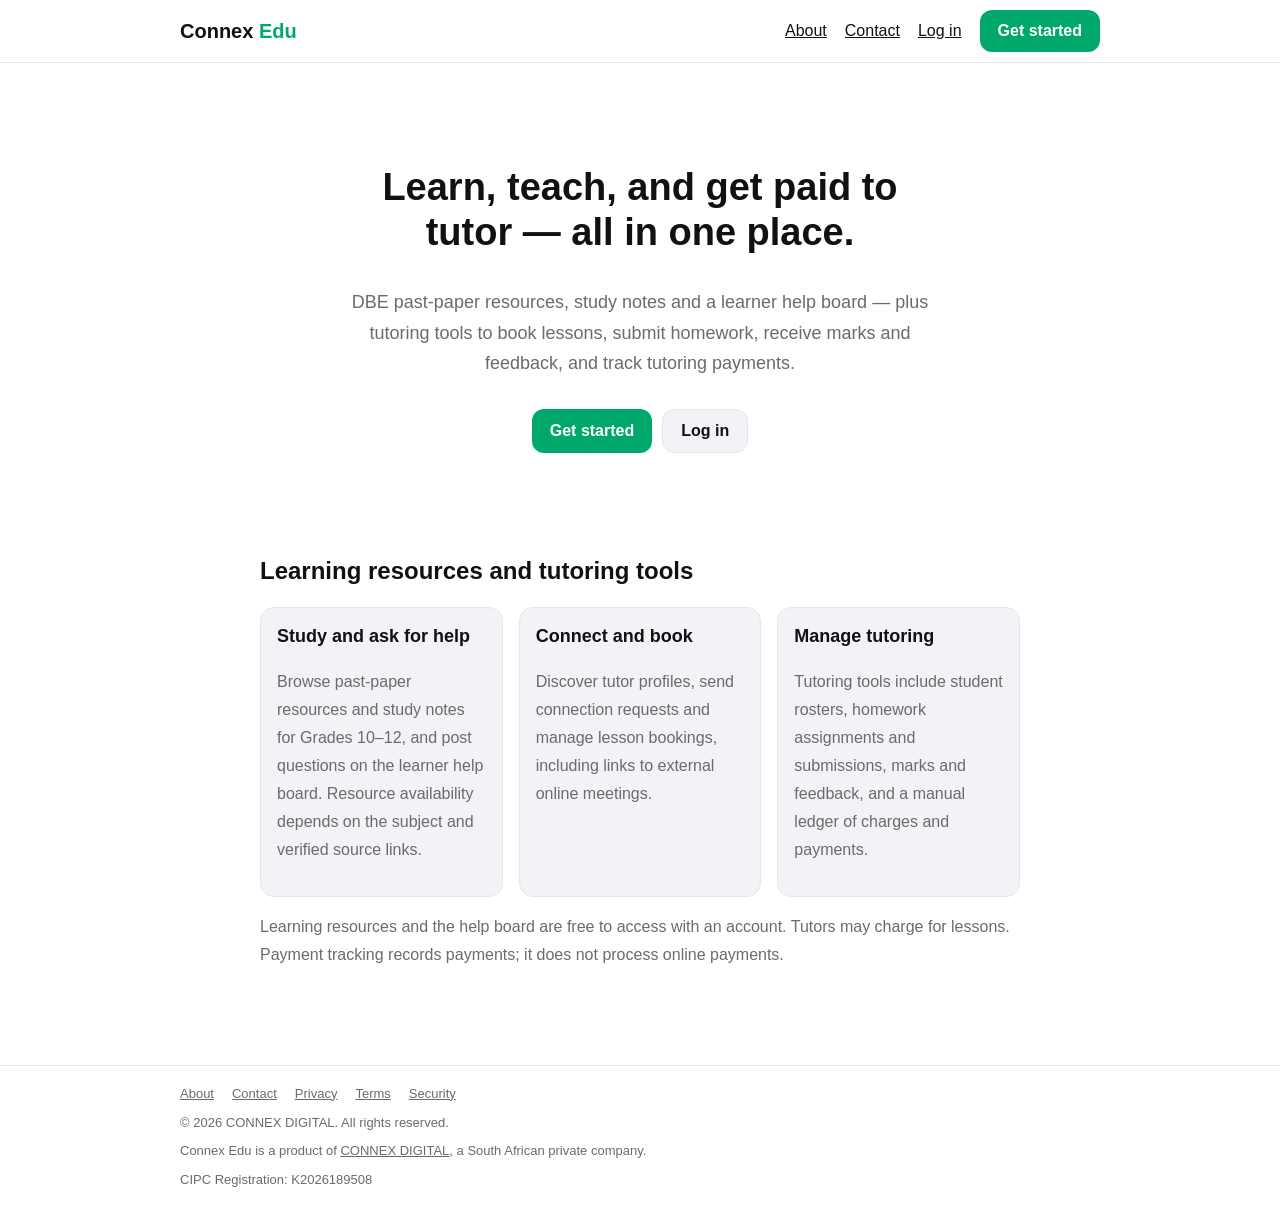
<file: index.html>
<!doctype html>
<html lang="en-ZA"><head><meta charSet="UTF-8"/><meta name="viewport" content="width=device-width, initial-scale=1.0"/><link rel="icon" type="image/svg+xml" href="/favicon.svg"/><title data-public-seo="true">Connex Edu | Learning &amp; Tutoring Platform by CONNEX DIGITAL</title><meta data-public-seo="true" name="description" content="Connex Edu brings study resources, tutor connections, lesson bookings, homework and payment tracking together for South African learners and tutors. Operated by CONNEX DIGITAL."/><meta data-public-seo="true" name="robots" content="index, follow"/><link data-public-seo="true" rel="canonical" href="https://connexsa.co.za/"/><meta data-public-seo="true" property="og:type" content="website"/><meta data-public-seo="true" property="og:site_name" content="CONNEX"/><meta data-public-seo="true" property="og:locale" content="en_ZA"/><meta data-public-seo="true" property="og:title" content="Connex Edu | Learning &amp; Tutoring Platform by CONNEX DIGITAL"/><meta data-public-seo="true" property="og:description" content="Connex Edu brings study resources, tutor connections, lesson bookings, homework and payment tracking together for South African learners and tutors. Operated by CONNEX DIGITAL."/><meta data-public-seo="true" property="og:url" content="https://connexsa.co.za/"/><meta data-public-seo="true" property="og:image" content="https://connexsa.co.za/connex-logo.svg"/><meta data-public-seo="true" property="og:image:alt" content="CONNEX logo"/><meta data-public-seo="true" name="twitter:card" content="summary"/><meta data-public-seo="true" name="twitter:title" content="Connex Edu | Learning &amp; Tutoring Platform by CONNEX DIGITAL"/><meta data-public-seo="true" name="twitter:description" content="Connex Edu brings study resources, tutor connections, lesson bookings, homework and payment tracking together for South African learners and tutors. Operated by CONNEX DIGITAL."/><script data-public-seo="true" type="application/ld+json">{"@context":"https://schema.org","@graph":[{"@type":"Organization","@id":"https://connexsa.co.za/#organization","name":"CONNEX DIGITAL","legalName":"CONNEX DIGITAL","url":"https://connexsa.co.za","email":"founder@connexsa.co.za","foundingDate":"2026-03-09","identifier":{"@type":"PropertyValue","propertyID":"CIPC registration number","value":"K2026189508"},"address":{"@type":"PostalAddress","addressCountry":"ZA"},"logo":"https://connexsa.co.za/connex-logo.svg","brand":{"@id":"https://connexsa.co.za/#brand"}},{"@type":"Brand","@id":"https://connexsa.co.za/#brand","name":"CONNEX"},{"@type":"WebApplication","@id":"https://connexsa.co.za/#connex-edu","name":"Connex Edu","url":"https://connexsa.co.za","applicationCategory":"EducationalApplication","operatingSystem":"Web browser","publisher":{"@id":"https://connexsa.co.za/#organization"},"description":"Connex Edu brings study resources, tutor connections, lesson bookings, homework and payment tracking together for South African learners and tutors. Operated by CONNEX DIGITAL."},{"@type":"WebSite","@id":"https://connexsa.co.za/#website","name":"Connex Edu","url":"https://connexsa.co.za","publisher":{"@id":"https://connexsa.co.za/#organization"},"about":{"@id":"https://connexsa.co.za/#connex-edu"}},{"@type":"WebPage","@id":"https://connexsa.co.za/#webpage","url":"https://connexsa.co.za/","name":"Connex Edu | Learning & Tutoring Platform by CONNEX DIGITAL","description":"Connex Edu brings study resources, tutor connections, lesson bookings, homework and payment tracking together for South African learners and tutors. Operated by CONNEX DIGITAL.","isPartOf":{"@id":"https://connexsa.co.za/#website"},"about":{"@id":"https://connexsa.co.za/#connex-edu"},"publisher":{"@id":"https://connexsa.co.za/#organization"}}]}</script><link rel="stylesheet" href="/assets/index-DKEYpRP7.css"/></head><body><div id="root"><div class="site-shell"><a class="skip-link" href="#main">Skip to content</a><header class="site-header"><div class="container header-inner"><a href="/" class="wordmark" aria-label="Connex Edu home">Connex <span>Edu</span></a><nav class="header-nav" aria-label="Main navigation"><a href="/about">About</a><a href="/contact">Contact</a><a href="/#/login">Log in</a><a href="/#/register" class="btn btn-primary">Get started</a></nav></div></header><main id="main" tabindex="-1"><section class="container landing-hero"><h1>Learn, teach, and get paid to tutor — all in one place.</h1><p class="secondary public-lead">DBE past-paper resources, study notes and a learner help board — plus tutoring tools to book lessons, submit homework, receive marks and feedback, and track tutoring payments.</p><div class="row" style="justify-content:center;margin-top:30px"><a href="/#/register" class="btn btn-primary">Get started</a><a href="/#/login" class="btn btn-secondary">Log in</a></div></section><section class="container public-content" aria-labelledby="learning-tools"><h2 id="learning-tools">Learning resources and tutoring tools</h2><div class="feature-grid"><div class="card"><h3>Study and ask for help</h3><p class="secondary">Browse past-paper resources and study notes for Grades 10–12, and post questions on the learner help board. Resource availability depends on the subject and verified source links.</p></div><div class="card"><h3>Connect and book</h3><p class="secondary">Discover tutor profiles, send connection requests and manage lesson bookings, including links to external online meetings.</p></div><div class="card"><h3>Manage tutoring</h3><p class="secondary">Tutoring tools include student rosters, homework assignments and submissions, marks and feedback, and a manual ledger of charges and payments.</p></div></div><p class="secondary">Learning resources and the help board are free to access with an account. Tutors may charge for lessons. Payment tracking records payments; it does not process online payments.</p></section></main><footer class="site-footer"><div class="container secondary"><nav class="footer-links" aria-label="Company and policies"><a href="/about">About</a><a href="/contact">Contact</a><a href="/privacy">Privacy</a><a href="/terms">Terms</a><a href="/security">Security</a></nav><p>© 2026 CONNEX DIGITAL. All rights reserved.</p><p>Connex Edu is a product of <a href="/about">CONNEX DIGITAL</a>, a South African private company.</p><p>CIPC Registration: K2026189508</p></div></footer></div></div><script type="module" crossorigin="anonymous" src="/assets/index-x2j_PAFM.js"></script></body></html>
</file>
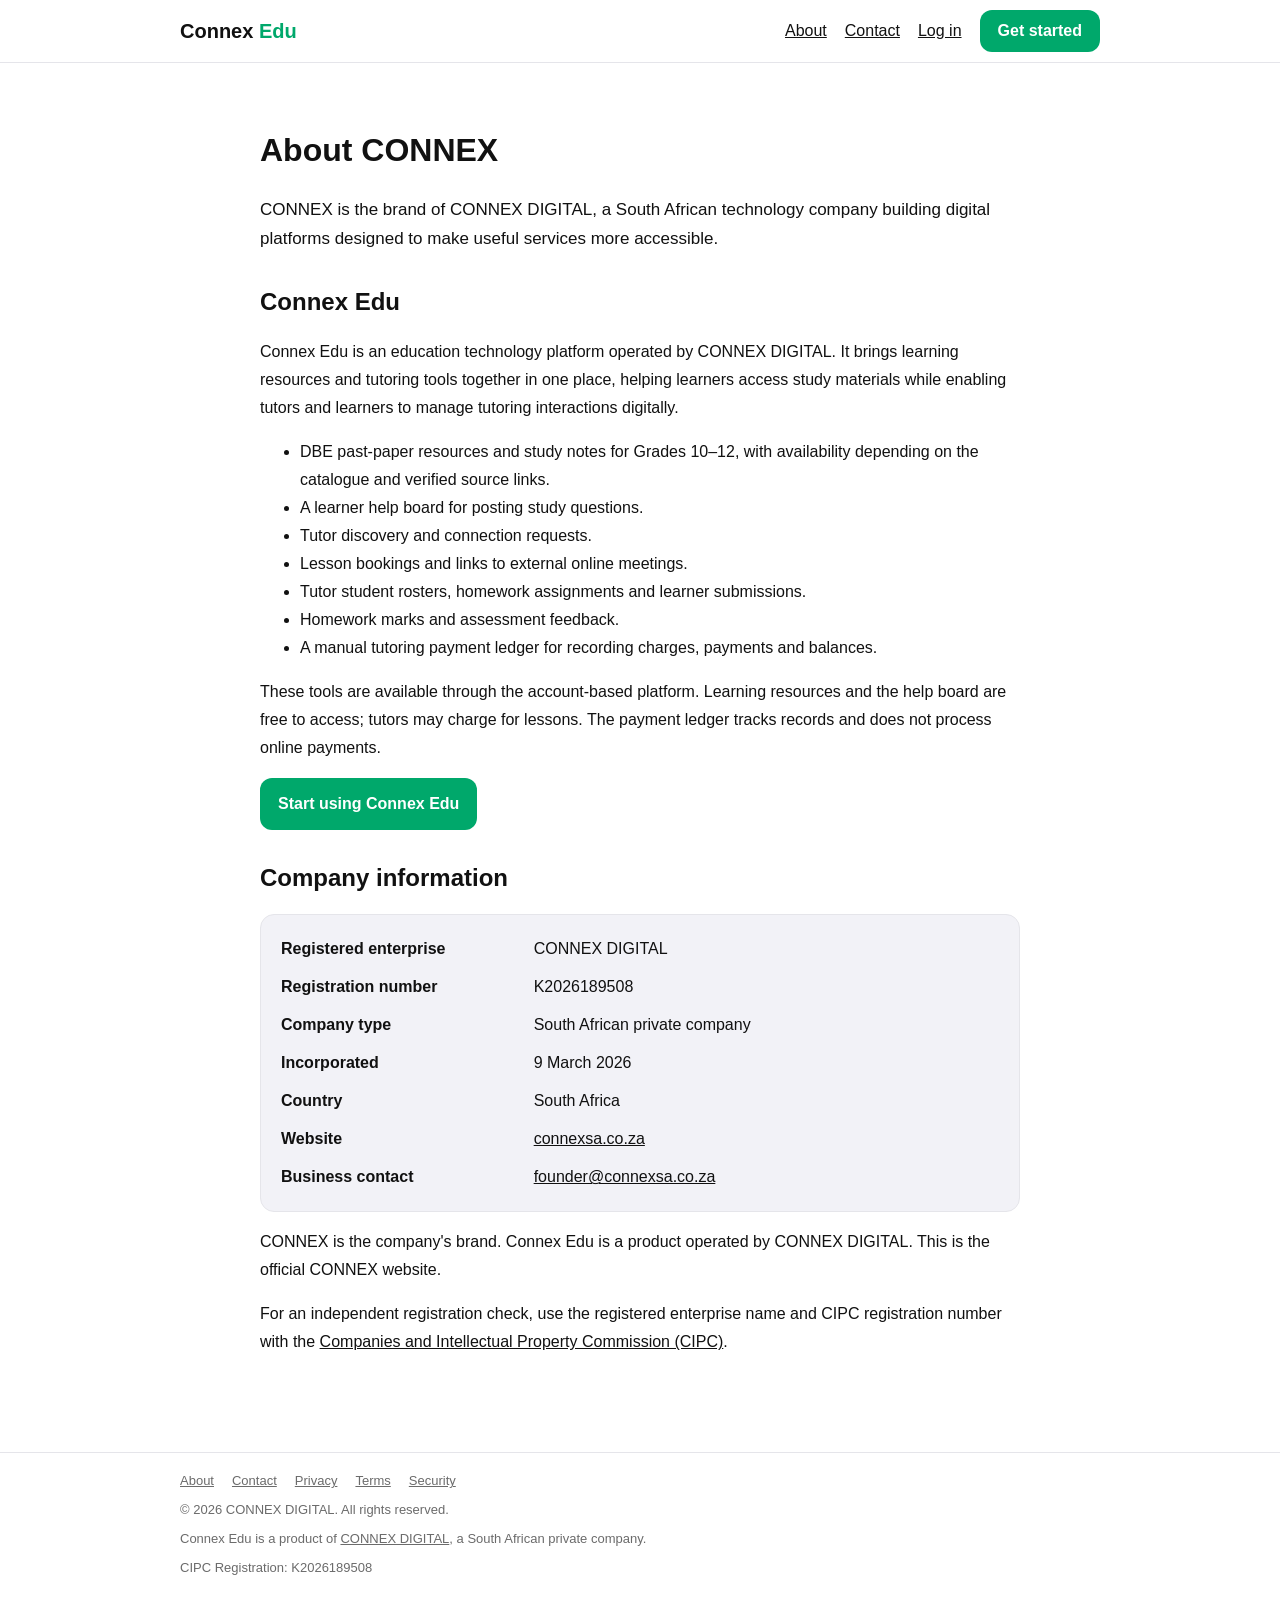
<file: about.html>
<!doctype html>
<html lang="en-ZA"><head><meta charSet="UTF-8"/><meta name="viewport" content="width=device-width, initial-scale=1.0"/><link rel="icon" type="image/svg+xml" href="/favicon.svg"/><title data-public-seo="true">About CONNEX | CONNEX DIGITAL &amp; Connex Edu</title><meta data-public-seo="true" name="description" content="Meet CONNEX DIGITAL, the South African private company operating Connex Edu. CIPC registration K2026189508; incorporated 9 March 2026."/><meta data-public-seo="true" name="robots" content="index, follow"/><link data-public-seo="true" rel="canonical" href="https://connexsa.co.za/about"/><meta data-public-seo="true" property="og:type" content="website"/><meta data-public-seo="true" property="og:site_name" content="CONNEX"/><meta data-public-seo="true" property="og:locale" content="en_ZA"/><meta data-public-seo="true" property="og:title" content="About CONNEX | CONNEX DIGITAL &amp; Connex Edu"/><meta data-public-seo="true" property="og:description" content="Meet CONNEX DIGITAL, the South African private company operating Connex Edu. CIPC registration K2026189508; incorporated 9 March 2026."/><meta data-public-seo="true" property="og:url" content="https://connexsa.co.za/about"/><meta data-public-seo="true" property="og:image" content="https://connexsa.co.za/connex-logo.svg"/><meta data-public-seo="true" property="og:image:alt" content="CONNEX logo"/><meta data-public-seo="true" name="twitter:card" content="summary"/><meta data-public-seo="true" name="twitter:title" content="About CONNEX | CONNEX DIGITAL &amp; Connex Edu"/><meta data-public-seo="true" name="twitter:description" content="Meet CONNEX DIGITAL, the South African private company operating Connex Edu. CIPC registration K2026189508; incorporated 9 March 2026."/><script data-public-seo="true" type="application/ld+json">{"@context":"https://schema.org","@graph":[{"@type":"Organization","@id":"https://connexsa.co.za/#organization","name":"CONNEX DIGITAL","legalName":"CONNEX DIGITAL","url":"https://connexsa.co.za","email":"founder@connexsa.co.za","foundingDate":"2026-03-09","identifier":{"@type":"PropertyValue","propertyID":"CIPC registration number","value":"K2026189508"},"address":{"@type":"PostalAddress","addressCountry":"ZA"},"logo":"https://connexsa.co.za/connex-logo.svg","brand":{"@id":"https://connexsa.co.za/#brand"}},{"@type":"Brand","@id":"https://connexsa.co.za/#brand","name":"CONNEX"},{"@type":"WebApplication","@id":"https://connexsa.co.za/#connex-edu","name":"Connex Edu","url":"https://connexsa.co.za","applicationCategory":"EducationalApplication","operatingSystem":"Web browser","publisher":{"@id":"https://connexsa.co.za/#organization"},"description":"Connex Edu brings study resources, tutor connections, lesson bookings, homework and payment tracking together for South African learners and tutors. Operated by CONNEX DIGITAL."},{"@type":"WebSite","@id":"https://connexsa.co.za/#website","name":"Connex Edu","url":"https://connexsa.co.za","publisher":{"@id":"https://connexsa.co.za/#organization"},"about":{"@id":"https://connexsa.co.za/#connex-edu"}},{"@type":"AboutPage","@id":"https://connexsa.co.za/about#webpage","url":"https://connexsa.co.za/about","name":"About CONNEX | CONNEX DIGITAL & Connex Edu","description":"Meet CONNEX DIGITAL, the South African private company operating Connex Edu. CIPC registration K2026189508; incorporated 9 March 2026.","isPartOf":{"@id":"https://connexsa.co.za/#website"},"about":{"@id":"https://connexsa.co.za/#organization"},"publisher":{"@id":"https://connexsa.co.za/#organization"}}]}</script><link rel="stylesheet" href="/assets/index-DKEYpRP7.css"/></head><body><div id="root"><div class="site-shell"><a class="skip-link" href="#main">Skip to content</a><header class="site-header"><div class="container header-inner"><a href="/" class="wordmark" aria-label="Connex Edu home">Connex <span>Edu</span></a><nav class="header-nav" aria-label="Main navigation"><a href="/about">About</a><a href="/contact">Contact</a><a href="/#/login">Log in</a><a href="/#/register" class="btn btn-primary">Get started</a></nav></div></header><main id="main" tabindex="-1"><article class="container public-content"><h1>About CONNEX</h1><p class="public-lead">CONNEX is the brand of CONNEX DIGITAL, a South African technology company building digital platforms designed to make useful services more accessible.</p><section aria-labelledby="about-edu"><h2 id="about-edu">Connex Edu</h2><p>Connex Edu is an education technology platform operated by CONNEX DIGITAL. It brings learning resources and tutoring tools together in one place, helping learners access study materials while enabling tutors and learners to manage tutoring interactions digitally.</p><ul><li>DBE past-paper resources and study notes for Grades 10–12, with availability depending on the catalogue and verified source links.</li><li>A learner help board for posting study questions.</li><li>Tutor discovery and connection requests.</li><li>Lesson bookings and links to external online meetings.</li><li>Tutor student rosters, homework assignments and learner submissions.</li><li>Homework marks and assessment feedback.</li><li>A manual tutoring payment ledger for recording charges, payments and balances.</li></ul><p>These tools are available through the account-based platform. Learning resources and the help board are free to access; tutors may charge for lessons. The payment ledger tracks records and does not process online payments.</p><a class="btn btn-primary" href="/#/register">Start using Connex Edu</a></section><section aria-labelledby="company-information"><h2 id="company-information">Company information</h2><dl class="company-information"><dt>Registered enterprise</dt><dd>CONNEX DIGITAL</dd><dt>Registration number</dt><dd>K2026189508</dd><dt>Company type</dt><dd>South African private company</dd><dt>Incorporated</dt><dd><time dateTime="2026-03-09">9 March 2026</time></dd><dt>Country</dt><dd>South Africa</dd><dt>Website</dt><dd><a href="https://connexsa.co.za">connexsa.co.za</a></dd><dt>Business contact</dt><dd><!--email_off--><a href="mailto:founder@connexsa.co.za">founder@connexsa.co.za</a><!--/email_off--></dd></dl><p>CONNEX is the company&#x27;s brand. Connex Edu is a product operated by CONNEX DIGITAL. This is the official CONNEX website.</p><p>For an independent registration check, use the registered enterprise name and CIPC registration number with the <a href="https://www.cipc.co.za/">Companies and Intellectual Property Commission (CIPC)</a>.</p></section></article></main><footer class="site-footer"><div class="container secondary"><nav class="footer-links" aria-label="Company and policies"><a href="/about">About</a><a href="/contact">Contact</a><a href="/privacy">Privacy</a><a href="/terms">Terms</a><a href="/security">Security</a></nav><p>© 2026 CONNEX DIGITAL. All rights reserved.</p><p>Connex Edu is a product of <a href="/about">CONNEX DIGITAL</a>, a South African private company.</p><p>CIPC Registration: K2026189508</p></div></footer></div></div><script type="module" crossorigin="anonymous" src="/assets/index-x2j_PAFM.js"></script></body></html>
</file>
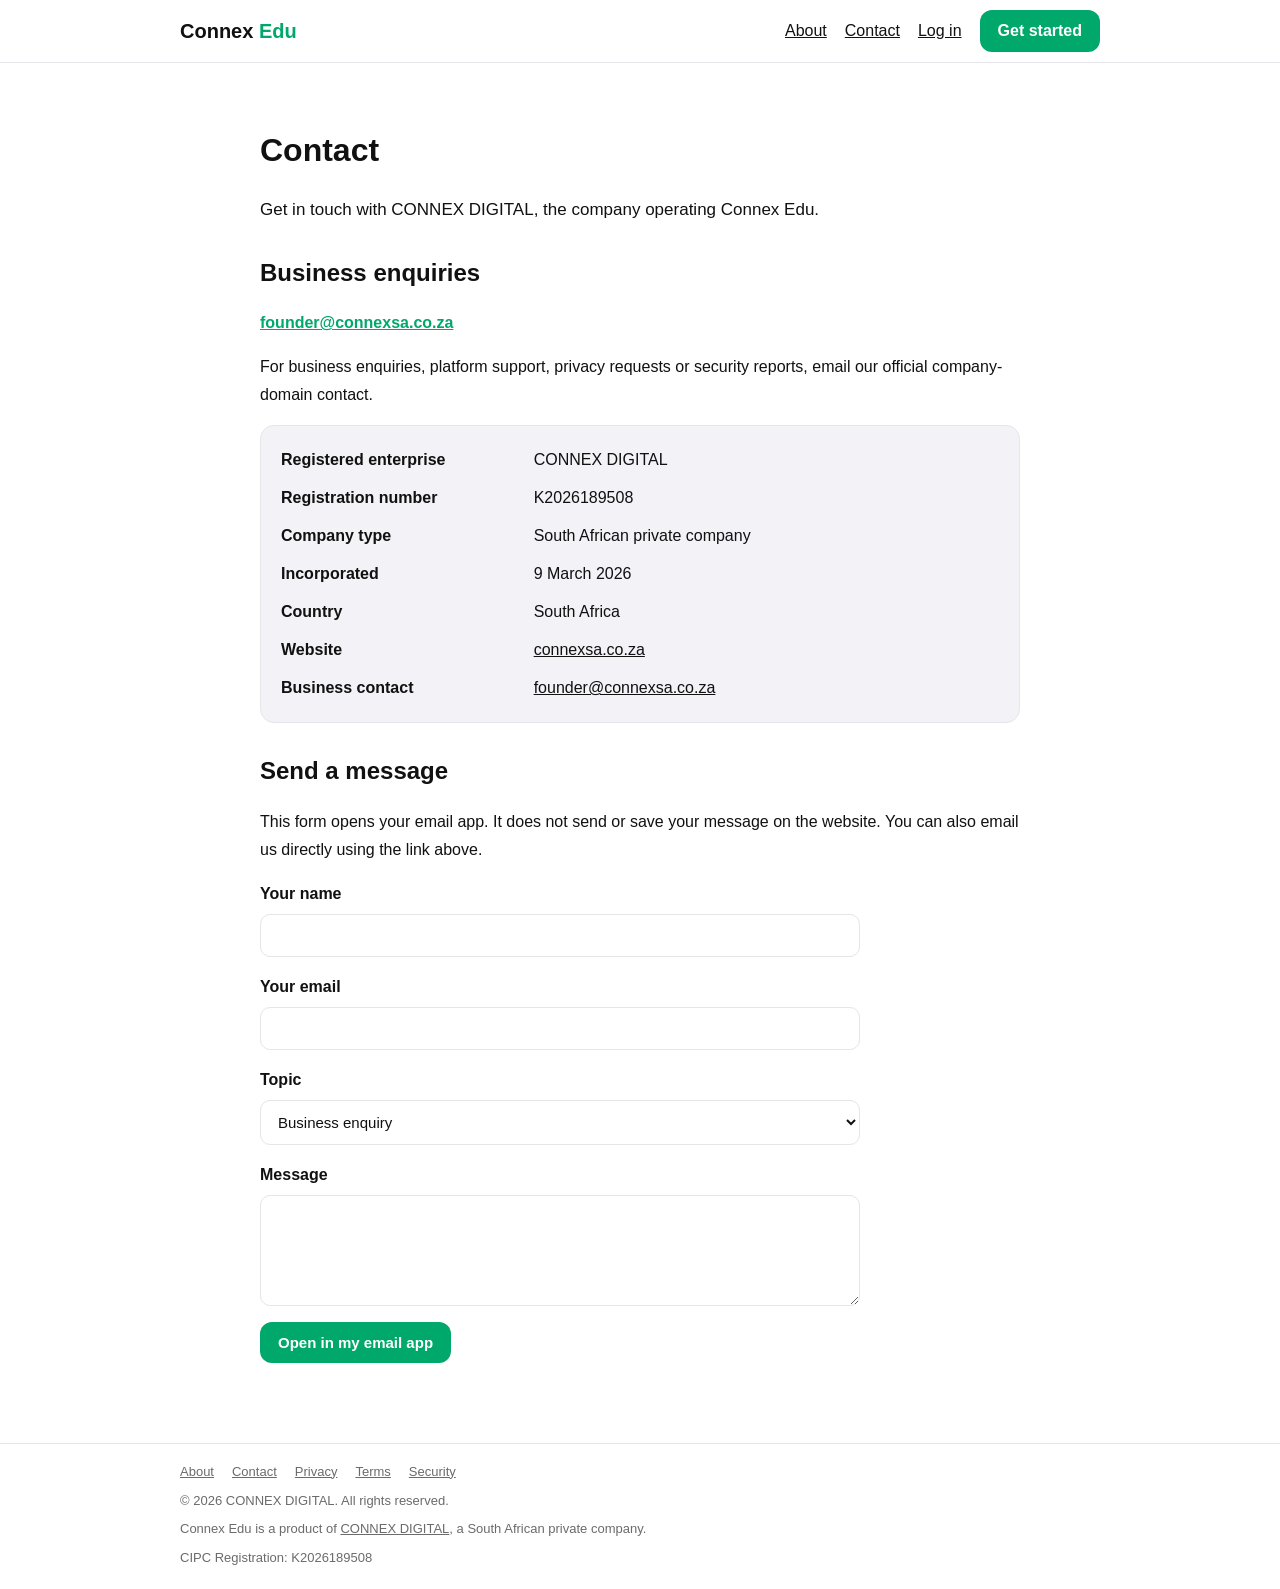
<file: contact.html>
<!doctype html>
<html lang="en-ZA"><head><meta charSet="UTF-8"/><meta name="viewport" content="width=device-width, initial-scale=1.0"/><link rel="icon" type="image/svg+xml" href="/favicon.svg"/><title data-public-seo="true">Contact | Connex Edu &amp; CONNEX DIGITAL</title><meta data-public-seo="true" name="description" content="Contact CONNEX DIGITAL at founder@connexsa.co.za for Connex Edu support and business enquiries. South African private company, CIPC K2026189508."/><meta data-public-seo="true" name="robots" content="index, follow"/><link data-public-seo="true" rel="canonical" href="https://connexsa.co.za/contact"/><meta data-public-seo="true" property="og:type" content="website"/><meta data-public-seo="true" property="og:site_name" content="CONNEX"/><meta data-public-seo="true" property="og:locale" content="en_ZA"/><meta data-public-seo="true" property="og:title" content="Contact | Connex Edu &amp; CONNEX DIGITAL"/><meta data-public-seo="true" property="og:description" content="Contact CONNEX DIGITAL at founder@connexsa.co.za for Connex Edu support and business enquiries. South African private company, CIPC K2026189508."/><meta data-public-seo="true" property="og:url" content="https://connexsa.co.za/contact"/><meta data-public-seo="true" property="og:image" content="https://connexsa.co.za/connex-logo.svg"/><meta data-public-seo="true" property="og:image:alt" content="CONNEX logo"/><meta data-public-seo="true" name="twitter:card" content="summary"/><meta data-public-seo="true" name="twitter:title" content="Contact | Connex Edu &amp; CONNEX DIGITAL"/><meta data-public-seo="true" name="twitter:description" content="Contact CONNEX DIGITAL at founder@connexsa.co.za for Connex Edu support and business enquiries. South African private company, CIPC K2026189508."/><script data-public-seo="true" type="application/ld+json">{"@context":"https://schema.org","@graph":[{"@type":"Organization","@id":"https://connexsa.co.za/#organization","name":"CONNEX DIGITAL","legalName":"CONNEX DIGITAL","url":"https://connexsa.co.za","email":"founder@connexsa.co.za","foundingDate":"2026-03-09","identifier":{"@type":"PropertyValue","propertyID":"CIPC registration number","value":"K2026189508"},"address":{"@type":"PostalAddress","addressCountry":"ZA"},"logo":"https://connexsa.co.za/connex-logo.svg","brand":{"@id":"https://connexsa.co.za/#brand"}},{"@type":"Brand","@id":"https://connexsa.co.za/#brand","name":"CONNEX"},{"@type":"WebApplication","@id":"https://connexsa.co.za/#connex-edu","name":"Connex Edu","url":"https://connexsa.co.za","applicationCategory":"EducationalApplication","operatingSystem":"Web browser","publisher":{"@id":"https://connexsa.co.za/#organization"},"description":"Connex Edu brings study resources, tutor connections, lesson bookings, homework and payment tracking together for South African learners and tutors. Operated by CONNEX DIGITAL."},{"@type":"WebSite","@id":"https://connexsa.co.za/#website","name":"Connex Edu","url":"https://connexsa.co.za","publisher":{"@id":"https://connexsa.co.za/#organization"},"about":{"@id":"https://connexsa.co.za/#connex-edu"}},{"@type":"ContactPage","@id":"https://connexsa.co.za/contact#webpage","url":"https://connexsa.co.za/contact","name":"Contact | Connex Edu & CONNEX DIGITAL","description":"Contact CONNEX DIGITAL at founder@connexsa.co.za for Connex Edu support and business enquiries. South African private company, CIPC K2026189508.","isPartOf":{"@id":"https://connexsa.co.za/#website"},"about":{"@id":"https://connexsa.co.za/#organization"},"publisher":{"@id":"https://connexsa.co.za/#organization"}}]}</script><link rel="stylesheet" href="/assets/index-DKEYpRP7.css"/></head><body><div id="root"><div class="site-shell"><a class="skip-link" href="#main">Skip to content</a><header class="site-header"><div class="container header-inner"><a href="/" class="wordmark" aria-label="Connex Edu home">Connex <span>Edu</span></a><nav class="header-nav" aria-label="Main navigation"><a href="/about">About</a><a href="/contact">Contact</a><a href="/#/login">Log in</a><a href="/#/register" class="btn btn-primary">Get started</a></nav></div></header><main id="main" tabindex="-1"><article class="container public-content"><h1>Contact</h1><p class="public-lead">Get in touch with CONNEX DIGITAL, the company operating Connex Edu.</p><section aria-labelledby="business-enquiries"><h2 id="business-enquiries">Business enquiries</h2><p><!--email_off--><a class="contact-email" href="mailto:founder@connexsa.co.za">founder@connexsa.co.za</a><!--/email_off--></p><p>For business enquiries, platform support, privacy requests or security reports, email our official company-domain contact.</p><dl class="company-information"><dt>Registered enterprise</dt><dd>CONNEX DIGITAL</dd><dt>Registration number</dt><dd>K2026189508</dd><dt>Company type</dt><dd>South African private company</dd><dt>Incorporated</dt><dd><time dateTime="2026-03-09">9 March 2026</time></dd><dt>Country</dt><dd>South Africa</dd><dt>Website</dt><dd><a href="https://connexsa.co.za">connexsa.co.za</a></dd><dt>Business contact</dt><dd><!--email_off--><a href="mailto:founder@connexsa.co.za">founder@connexsa.co.za</a><!--/email_off--></dd></dl></section><section aria-labelledby="send-message"><h2 id="send-message">Send a message</h2><p>This form opens your email app. It does not send or save your message on the website. You can also email us directly using the link above.</p><form class="contact-form" action="mailto:founder@connexsa.co.za" encType="text/plain" method="post"><label>Your name<input class="input" autoComplete="name" required="" name="name"/></label><label>Your email<input class="input" type="email" autoComplete="email" required="" name="email"/></label><label>Topic<select class="input" name="topic"><option>Business enquiry</option><option>Support</option><option>Tutoring</option><option>Privacy</option><option>Security report</option></select></label><label>Message<textarea class="input" name="message" rows="5" required=""></textarea></label><button class="btn btn-primary" type="submit">Open in my email app</button></form></section></article></main><footer class="site-footer"><div class="container secondary"><nav class="footer-links" aria-label="Company and policies"><a href="/about">About</a><a href="/contact">Contact</a><a href="/privacy">Privacy</a><a href="/terms">Terms</a><a href="/security">Security</a></nav><p>© 2026 CONNEX DIGITAL. All rights reserved.</p><p>Connex Edu is a product of <a href="/about">CONNEX DIGITAL</a>, a South African private company.</p><p>CIPC Registration: K2026189508</p></div></footer></div></div><script type="module" crossorigin="anonymous" src="/assets/index-x2j_PAFM.js"></script></body></html>
</file>
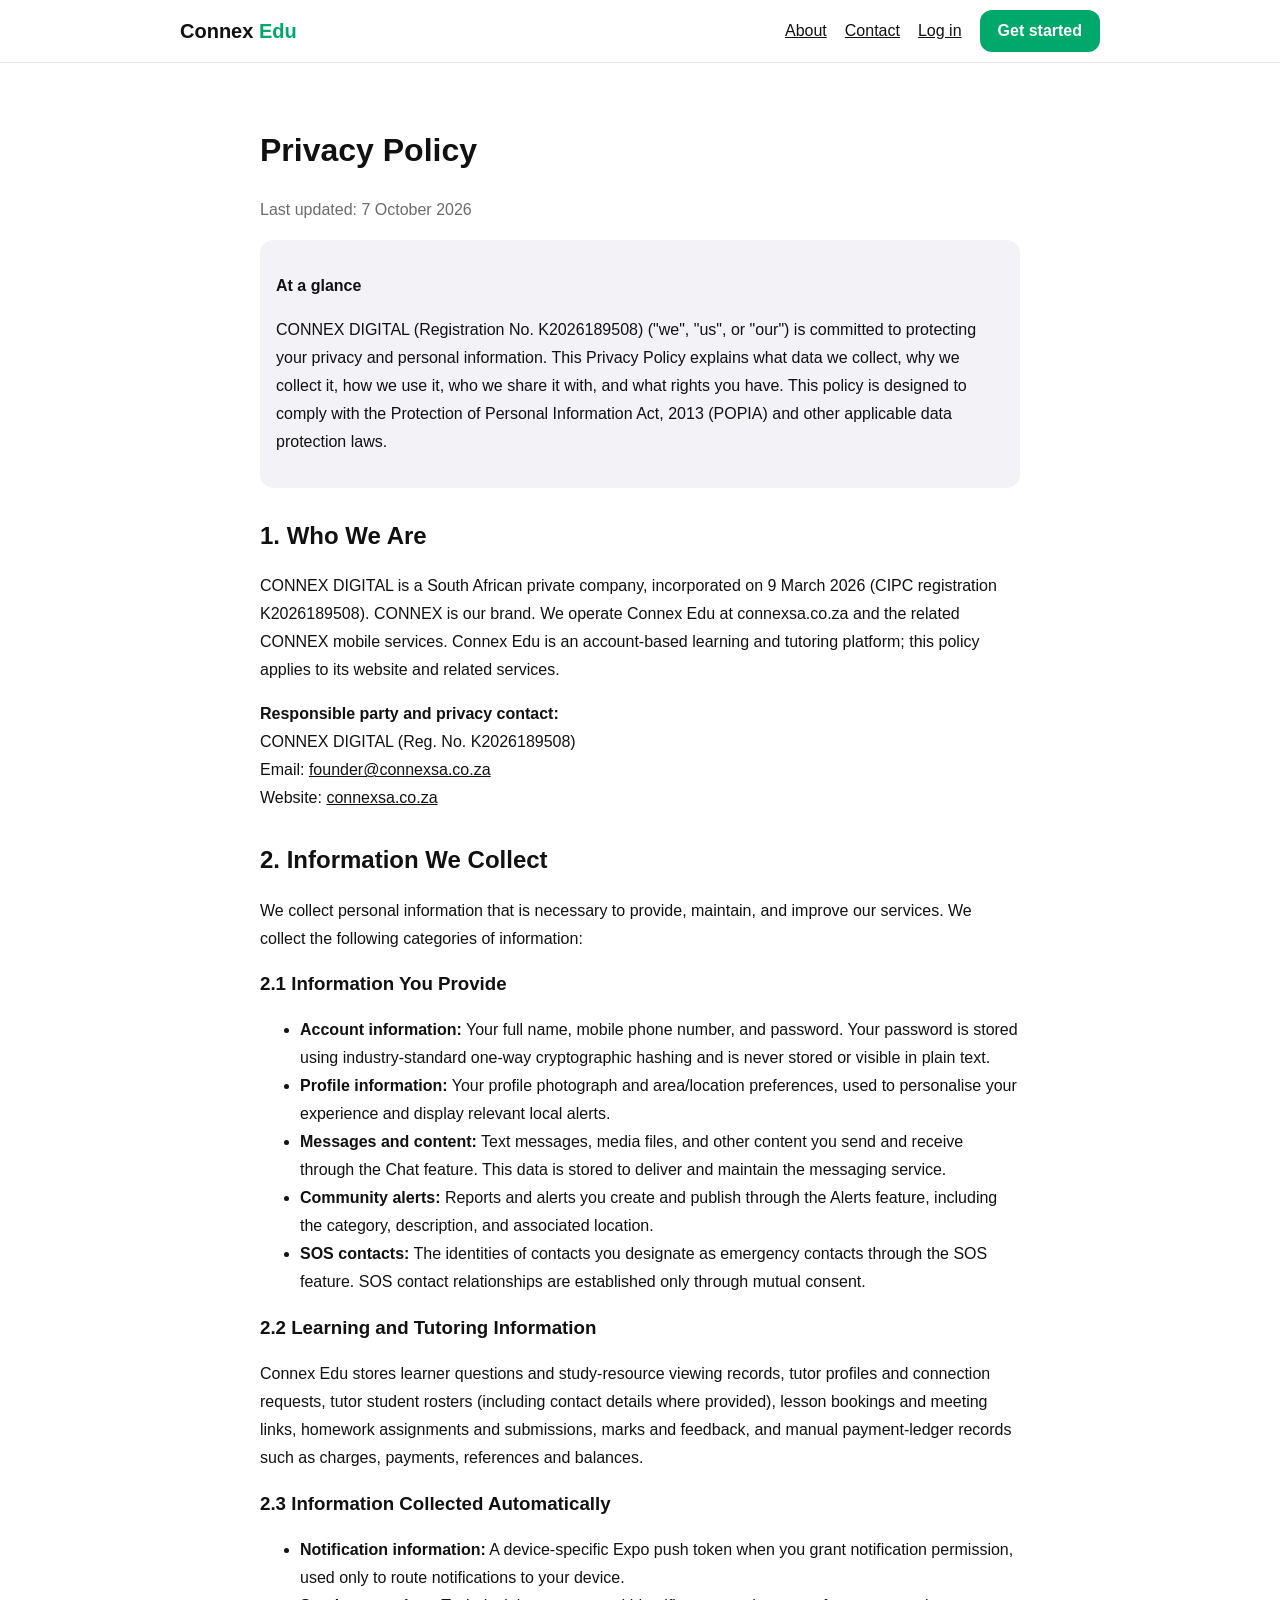
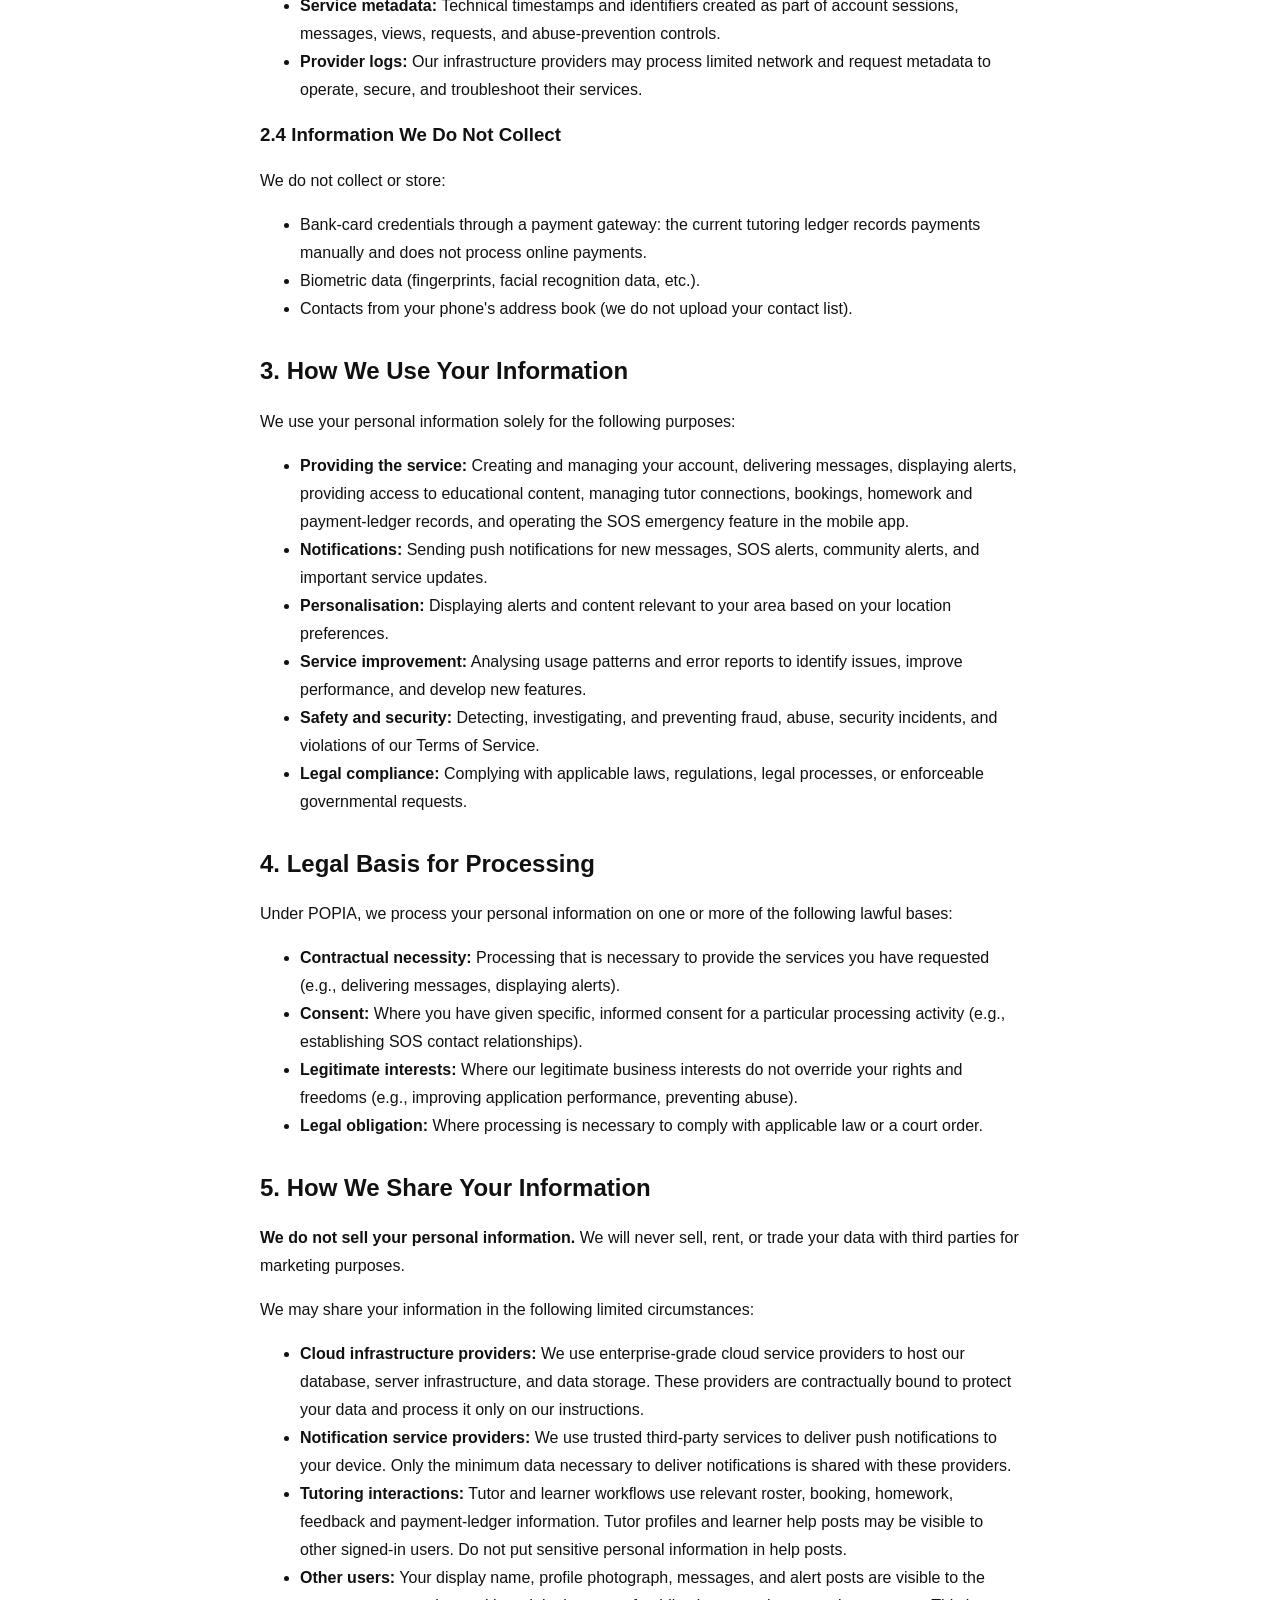
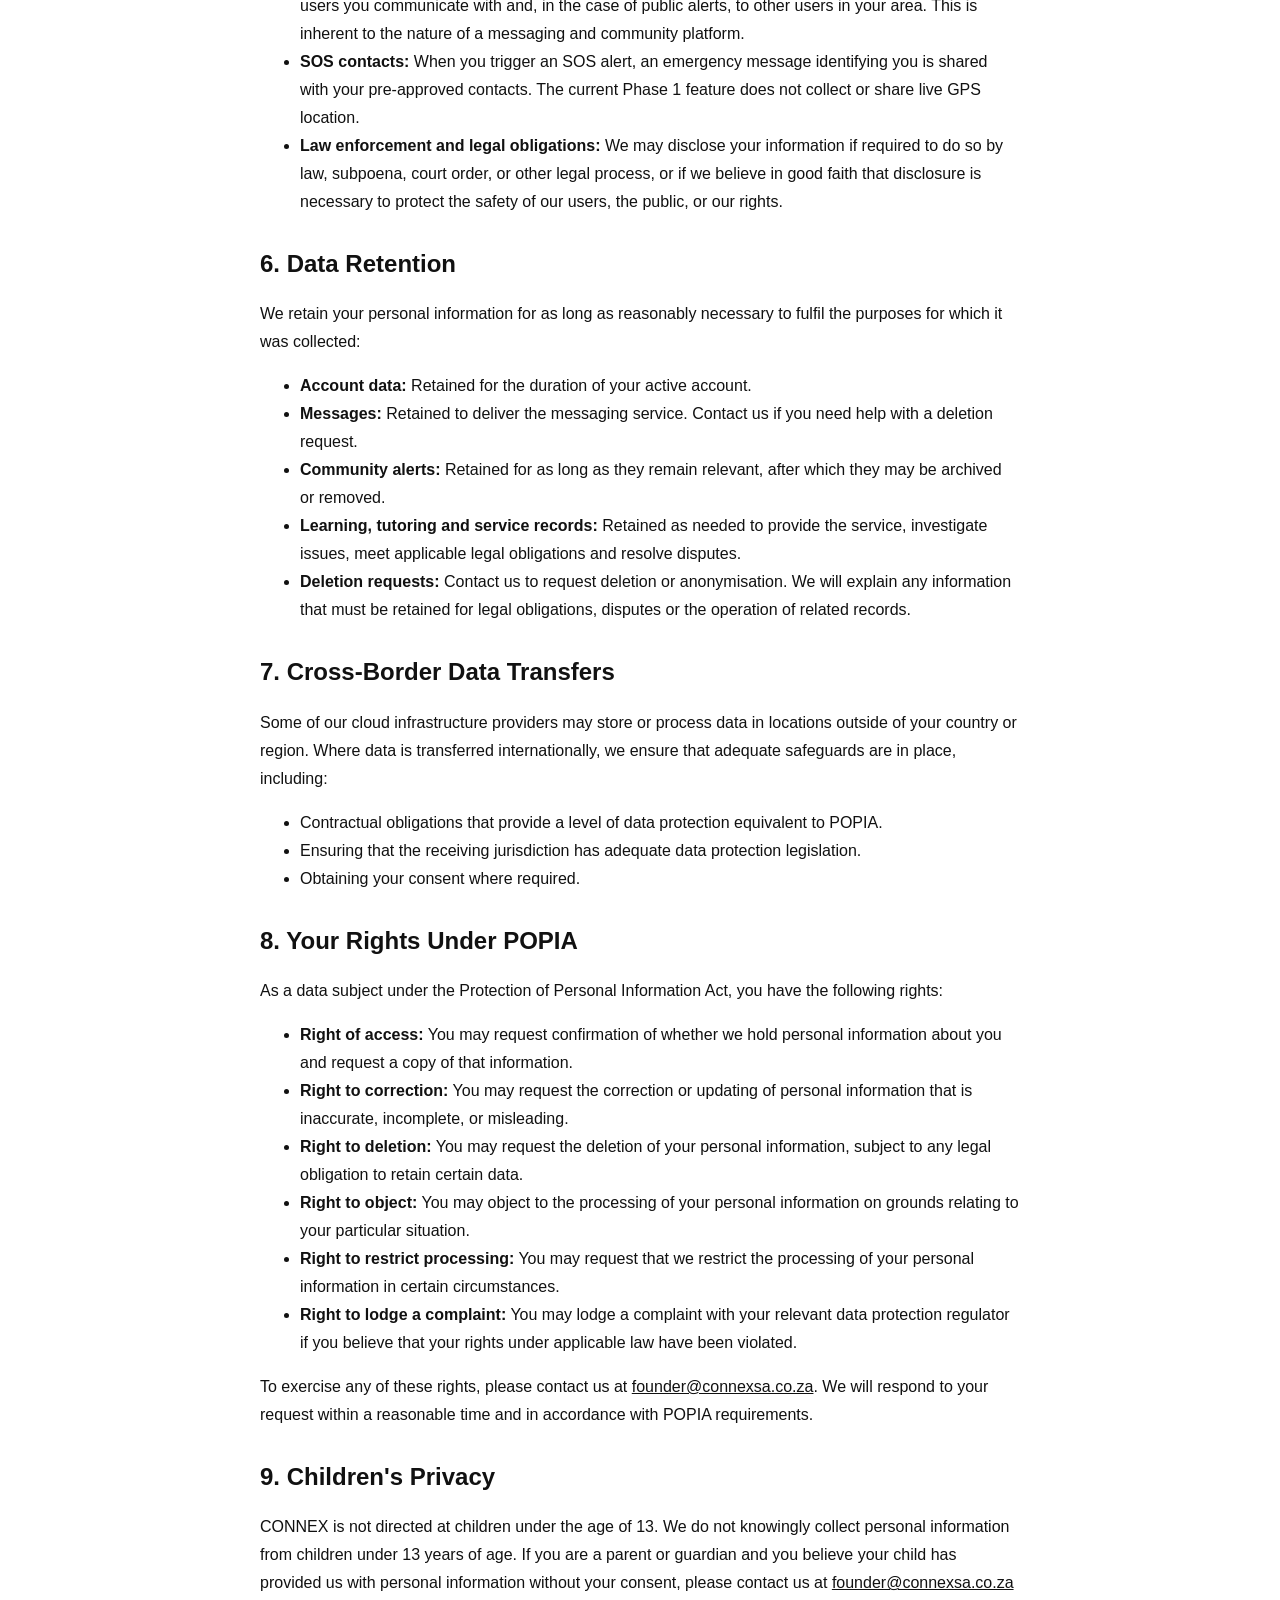
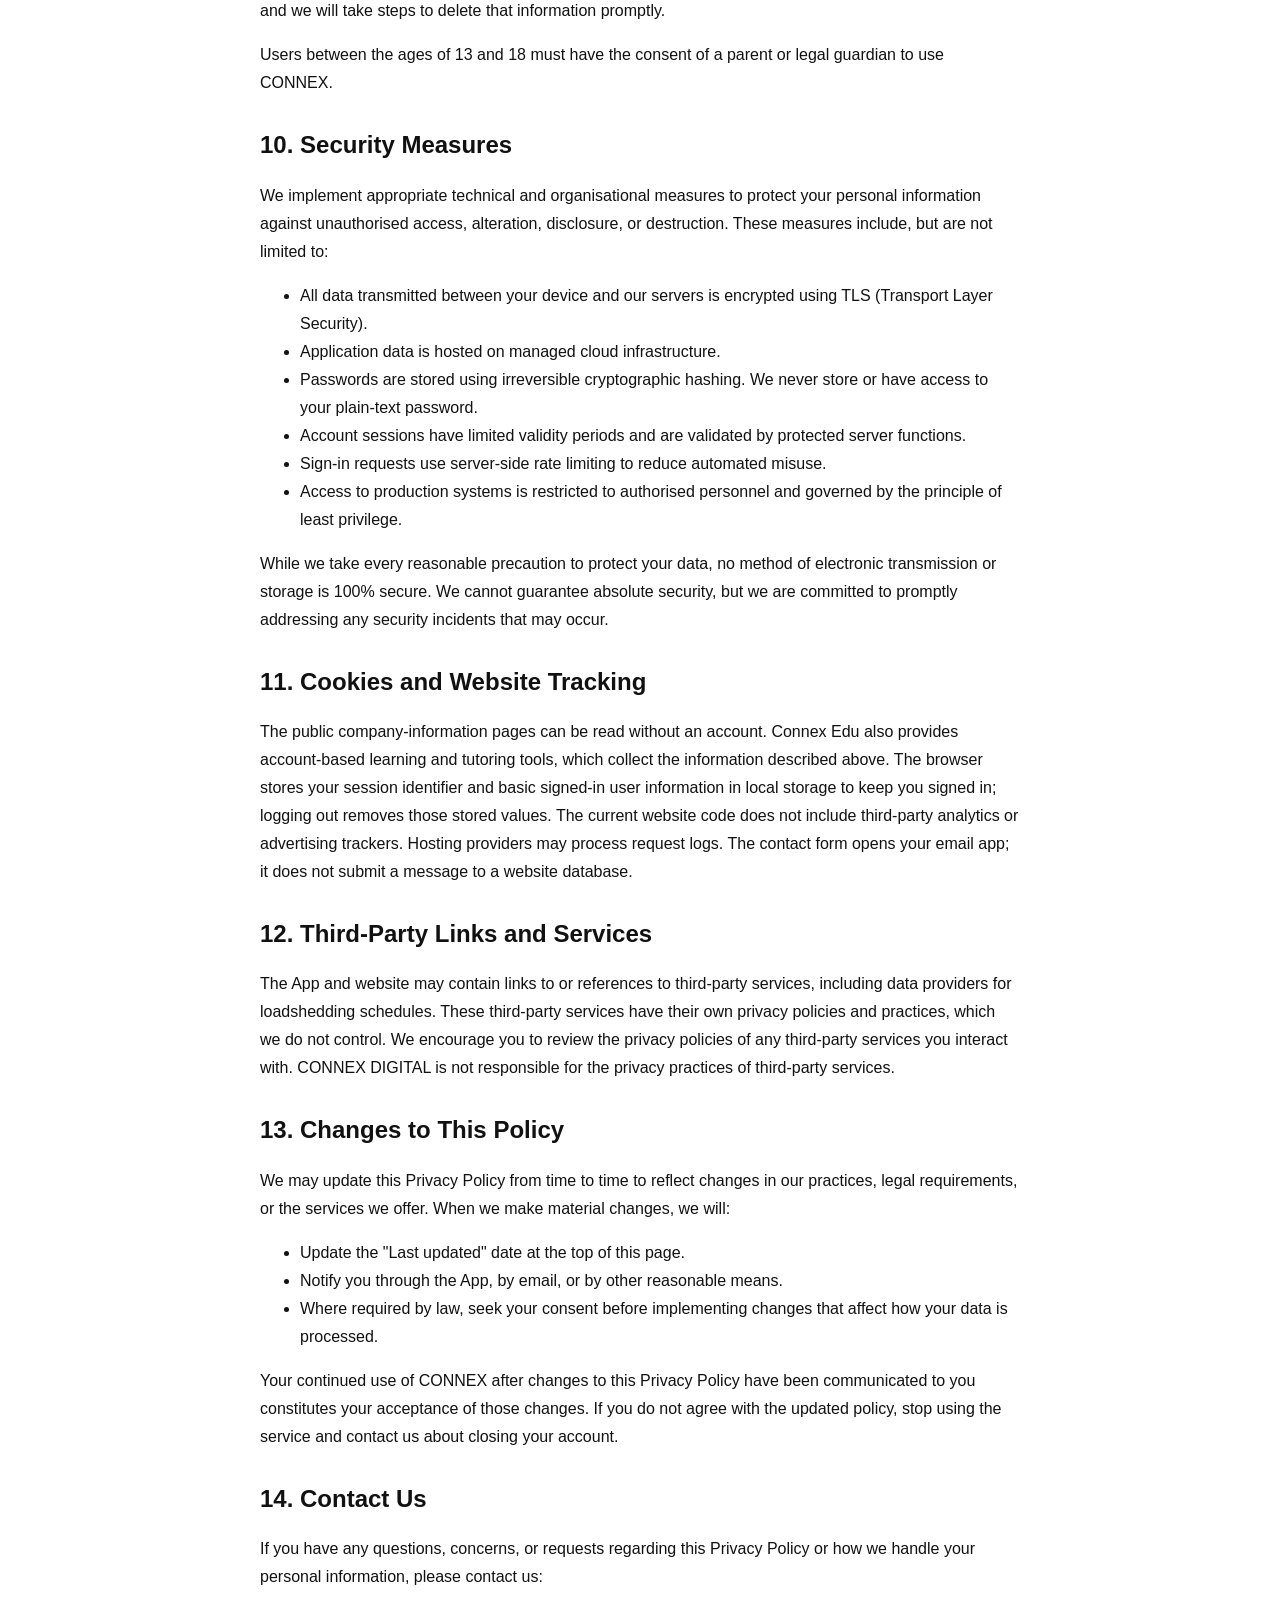
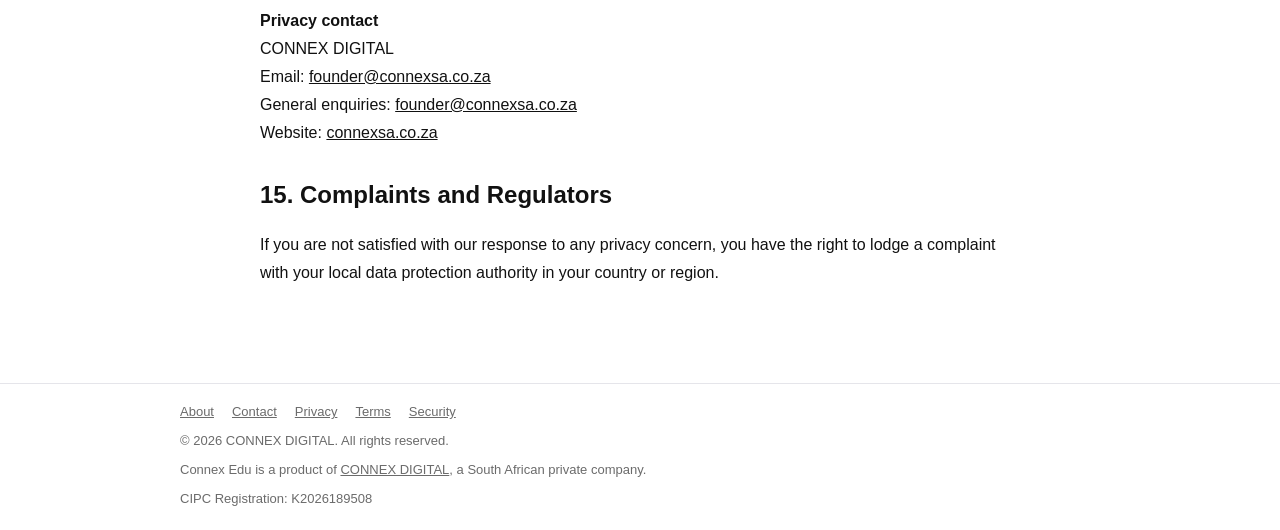
<file: privacy.html>
<!doctype html>
<html lang="en-ZA"><head><meta charSet="UTF-8"/><meta name="viewport" content="width=device-width, initial-scale=1.0"/><link rel="icon" type="image/svg+xml" href="/favicon.svg"/><title data-public-seo="true">Privacy Policy | Connex Edu by CONNEX DIGITAL</title><meta data-public-seo="true" name="description" content="How CONNEX DIGITAL handles Connex Edu account, learning and tutoring information, and how to contact us about your privacy and POPIA rights."/><meta data-public-seo="true" name="robots" content="index, follow"/><link data-public-seo="true" rel="canonical" href="https://connexsa.co.za/privacy"/><meta data-public-seo="true" property="og:type" content="website"/><meta data-public-seo="true" property="og:site_name" content="CONNEX"/><meta data-public-seo="true" property="og:locale" content="en_ZA"/><meta data-public-seo="true" property="og:title" content="Privacy Policy | Connex Edu by CONNEX DIGITAL"/><meta data-public-seo="true" property="og:description" content="How CONNEX DIGITAL handles Connex Edu account, learning and tutoring information, and how to contact us about your privacy and POPIA rights."/><meta data-public-seo="true" property="og:url" content="https://connexsa.co.za/privacy"/><meta data-public-seo="true" property="og:image" content="https://connexsa.co.za/connex-logo.svg"/><meta data-public-seo="true" property="og:image:alt" content="CONNEX logo"/><meta data-public-seo="true" name="twitter:card" content="summary"/><meta data-public-seo="true" name="twitter:title" content="Privacy Policy | Connex Edu by CONNEX DIGITAL"/><meta data-public-seo="true" name="twitter:description" content="How CONNEX DIGITAL handles Connex Edu account, learning and tutoring information, and how to contact us about your privacy and POPIA rights."/><script data-public-seo="true" type="application/ld+json">{"@context":"https://schema.org","@graph":[{"@type":"Organization","@id":"https://connexsa.co.za/#organization","name":"CONNEX DIGITAL","legalName":"CONNEX DIGITAL","url":"https://connexsa.co.za","email":"founder@connexsa.co.za","foundingDate":"2026-03-09","identifier":{"@type":"PropertyValue","propertyID":"CIPC registration number","value":"K2026189508"},"address":{"@type":"PostalAddress","addressCountry":"ZA"},"logo":"https://connexsa.co.za/connex-logo.svg","brand":{"@id":"https://connexsa.co.za/#brand"}},{"@type":"Brand","@id":"https://connexsa.co.za/#brand","name":"CONNEX"},{"@type":"WebApplication","@id":"https://connexsa.co.za/#connex-edu","name":"Connex Edu","url":"https://connexsa.co.za","applicationCategory":"EducationalApplication","operatingSystem":"Web browser","publisher":{"@id":"https://connexsa.co.za/#organization"},"description":"Connex Edu brings study resources, tutor connections, lesson bookings, homework and payment tracking together for South African learners and tutors. Operated by CONNEX DIGITAL."},{"@type":"WebSite","@id":"https://connexsa.co.za/#website","name":"Connex Edu","url":"https://connexsa.co.za","publisher":{"@id":"https://connexsa.co.za/#organization"},"about":{"@id":"https://connexsa.co.za/#connex-edu"}},{"@type":"WebPage","@id":"https://connexsa.co.za/privacy#webpage","url":"https://connexsa.co.za/privacy","name":"Privacy Policy | Connex Edu by CONNEX DIGITAL","description":"How CONNEX DIGITAL handles Connex Edu account, learning and tutoring information, and how to contact us about your privacy and POPIA rights.","isPartOf":{"@id":"https://connexsa.co.za/#website"},"about":{"@id":"https://connexsa.co.za/#connex-edu"},"publisher":{"@id":"https://connexsa.co.za/#organization"}}]}</script><link rel="stylesheet" href="/assets/index-DKEYpRP7.css"/></head><body><div id="root"><div class="site-shell"><a class="skip-link" href="#main">Skip to content</a><header class="site-header"><div class="container header-inner"><a href="/" class="wordmark" aria-label="Connex Edu home">Connex <span>Edu</span></a><nav class="header-nav" aria-label="Main navigation"><a href="/about">About</a><a href="/contact">Contact</a><a href="/#/login">Log in</a><a href="/#/register" class="btn btn-primary">Get started</a></nav></div></header><main id="main" tabindex="-1"><article class="container public-content legal-content"><h1>Privacy Policy</h1><p class="secondary">Last updated: <time dateTime="2026-10-07">7 October 2026</time></p><div class="legal-summary"><p class="legal-summary__title">At a glance</p><p>CONNEX DIGITAL (Registration No. K2026189508) (&quot;we&quot;, &quot;us&quot;, or &quot;our&quot;) is committed to protecting your privacy and personal information. This Privacy Policy explains what data we collect, why we collect it, how we use it, who we share it with, and what rights you have. This policy is designed to comply with the Protection of Personal Information Act, 2013 (POPIA) and other applicable data protection laws.</p></div><h2>1. Who We Are</h2><p>CONNEX DIGITAL is a South African private company, incorporated on 9 March 2026 (CIPC registration K2026189508). CONNEX is our brand. We operate Connex Edu at connexsa.co.za and the related CONNEX mobile services. Connex Edu is an account-based learning and tutoring platform; this policy applies to its website and related services.</p><p><strong>Responsible party and privacy contact:</strong><br/>CONNEX DIGITAL (Reg. No. K2026189508)<br/>Email: <!--email_off--><a href="mailto:founder@connexsa.co.za">founder@connexsa.co.za</a><!--/email_off--><br/>Website: <a href="https://connexsa.co.za">connexsa.co.za</a></p><h2>2. Information We Collect</h2><p>We collect personal information that is necessary to provide, maintain, and improve our services. We collect the following categories of information:</p><h3>2.1 Information You Provide</h3><ul><li><strong>Account information:</strong> Your full name, mobile phone number, and password. Your password is stored using industry-standard one-way cryptographic hashing and is never stored or visible in plain text.</li><li><strong>Profile information:</strong> Your profile photograph and area/location preferences, used to personalise your experience and display relevant local alerts.</li><li><strong>Messages and content:</strong> Text messages, media files, and other content you send and receive through the Chat feature. This data is stored to deliver and maintain the messaging service.</li><li><strong>Community alerts:</strong> Reports and alerts you create and publish through the Alerts feature, including the category, description, and associated location.</li><li><strong>SOS contacts:</strong> The identities of contacts you designate as emergency contacts through the SOS feature. SOS contact relationships are established only through mutual consent.</li></ul><h3>2.2 Learning and Tutoring Information</h3><p>Connex Edu stores learner questions and study-resource viewing records, tutor profiles and connection requests, tutor student rosters (including contact details where provided), lesson bookings and meeting links, homework assignments and submissions, marks and feedback, and manual payment-ledger records such as charges, payments, references and balances.</p><h3>2.3 Information Collected Automatically</h3><ul><li><strong>Notification information:</strong> A device-specific Expo push token when you grant notification permission, used only to route notifications to your device.</li><li><strong>Service metadata:</strong> Technical timestamps and identifiers created as part of account sessions, messages, views, requests, and abuse-prevention controls.</li><li><strong>Provider logs:</strong> Our infrastructure providers may process limited network and request metadata to operate, secure, and troubleshoot their services.</li></ul><h3>2.4 Information We Do Not Collect</h3><p>We do not collect or store:</p><ul><li>Bank-card credentials through a payment gateway: the current tutoring ledger records payments manually and does not process online payments.</li><li>Biometric data (fingerprints, facial recognition data, etc.).</li><li>Contacts from your phone&#x27;s address book (we do not upload your contact list).</li></ul><h2>3. How We Use Your Information</h2><p>We use your personal information solely for the following purposes:</p><ul><li><strong>Providing the service:</strong> Creating and managing your account, delivering messages, displaying alerts, providing access to educational content, managing tutor connections, bookings, homework and payment-ledger records, and operating the SOS emergency feature in the mobile app.</li><li><strong>Notifications:</strong> Sending push notifications for new messages, SOS alerts, community alerts, and important service updates.</li><li><strong>Personalisation:</strong> Displaying alerts and content relevant to your area based on your location preferences.</li><li><strong>Service improvement:</strong> Analysing usage patterns and error reports to identify issues, improve performance, and develop new features.</li><li><strong>Safety and security:</strong> Detecting, investigating, and preventing fraud, abuse, security incidents, and violations of our Terms of Service.</li><li><strong>Legal compliance:</strong> Complying with applicable laws, regulations, legal processes, or enforceable governmental requests.</li></ul><h2>4. Legal Basis for Processing</h2><p>Under POPIA, we process your personal information on one or more of the following lawful bases:</p><ul><li><strong>Contractual necessity:</strong> Processing that is necessary to provide the services you have requested (e.g., delivering messages, displaying alerts).</li><li><strong>Consent:</strong> Where you have given specific, informed consent for a particular processing activity (e.g., establishing SOS contact relationships).</li><li><strong>Legitimate interests:</strong> Where our legitimate business interests do not override your rights and freedoms (e.g., improving application performance, preventing abuse).</li><li><strong>Legal obligation:</strong> Where processing is necessary to comply with applicable law or a court order.</li></ul><h2>5. How We Share Your Information</h2><p><strong>We do not sell your personal information.</strong> We will never sell, rent, or trade your data with third parties for marketing purposes.</p><p>We may share your information in the following limited circumstances:</p><ul><li><strong>Cloud infrastructure providers:</strong> We use enterprise-grade cloud service providers to host our database, server infrastructure, and data storage. These providers are contractually bound to protect your data and process it only on our instructions.</li><li><strong>Notification service providers:</strong> We use trusted third-party services to deliver push notifications to your device. Only the minimum data necessary to deliver notifications is shared with these providers.</li><li><strong>Tutoring interactions:</strong> Tutor and learner workflows use relevant roster, booking, homework, feedback and payment-ledger information. Tutor profiles and learner help posts may be visible to other signed-in users. Do not put sensitive personal information in help posts.</li><li><strong>Other users:</strong> Your display name, profile photograph, messages, and alert posts are visible to the users you communicate with and, in the case of public alerts, to other users in your area. This is inherent to the nature of a messaging and community platform.</li><li><strong>SOS contacts:</strong> When you trigger an SOS alert, an emergency message identifying you is shared with your pre-approved contacts. The current Phase 1 feature does not collect or share live GPS location.</li><li><strong>Law enforcement and legal obligations:</strong> We may disclose your information if required to do so by law, subpoena, court order, or other legal process, or if we believe in good faith that disclosure is necessary to protect the safety of our users, the public, or our rights.</li></ul><h2>6. Data Retention</h2><p>We retain your personal information for as long as reasonably necessary to fulfil the purposes for which it was collected:</p><ul><li><strong>Account data:</strong> Retained for the duration of your active account.</li><li><strong>Messages:</strong> Retained to deliver the messaging service. Contact us if you need help with a deletion request.</li><li><strong>Community alerts:</strong> Retained for as long as they remain relevant, after which they may be archived or removed.</li><li><strong>Learning, tutoring and service records:</strong> Retained as needed to provide the service, investigate issues, meet applicable legal obligations and resolve disputes.</li><li><strong>Deletion requests:</strong> Contact us to request deletion or anonymisation. We will explain any information that must be retained for legal obligations, disputes or the operation of related records.</li></ul><h2>7. Cross-Border Data Transfers</h2><p>Some of our cloud infrastructure providers may store or process data in locations outside of your country or region. Where data is transferred internationally, we ensure that adequate safeguards are in place, including:</p><ul><li>Contractual obligations that provide a level of data protection equivalent to POPIA.</li><li>Ensuring that the receiving jurisdiction has adequate data protection legislation.</li><li>Obtaining your consent where required.</li></ul><h2>8. Your Rights Under POPIA</h2><p>As a data subject under the Protection of Personal Information Act, you have the following rights:</p><ul><li><strong>Right of access:</strong> You may request confirmation of whether we hold personal information about you and request a copy of that information.</li><li><strong>Right to correction:</strong> You may request the correction or updating of personal information that is inaccurate, incomplete, or misleading.</li><li><strong>Right to deletion:</strong> You may request the deletion of your personal information, subject to any legal obligation to retain certain data.</li><li><strong>Right to object:</strong> You may object to the processing of your personal information on grounds relating to your particular situation.</li><li><strong>Right to restrict processing:</strong> You may request that we restrict the processing of your personal information in certain circumstances.</li><li><strong>Right to lodge a complaint:</strong> You may lodge a complaint with your relevant data protection regulator if you believe that your rights under applicable law have been violated.</li></ul><p>To exercise any of these rights, please contact us at <!--email_off--><a href="mailto:founder@connexsa.co.za">founder@connexsa.co.za</a><!--/email_off-->. We will respond to your request within a reasonable time and in accordance with POPIA requirements.</p><h2>9. Children&#x27;s Privacy</h2><p>CONNEX is not directed at children under the age of 13. We do not knowingly collect personal information from children under 13 years of age. If you are a parent or guardian and you believe your child has provided us with personal information without your consent, please contact us at <!--email_off--><a href="mailto:founder@connexsa.co.za">founder@connexsa.co.za</a><!--/email_off--> and we will take steps to delete that information promptly.</p><p>Users between the ages of 13 and 18 must have the consent of a parent or legal guardian to use CONNEX.</p><h2>10. Security Measures</h2><p>We implement appropriate technical and organisational measures to protect your personal information against unauthorised access, alteration, disclosure, or destruction. These measures include, but are not limited to:</p><ul><li>All data transmitted between your device and our servers is encrypted using TLS (Transport Layer Security).</li><li>Application data is hosted on managed cloud infrastructure.</li><li>Passwords are stored using irreversible cryptographic hashing. We never store or have access to your plain-text password.</li><li>Account sessions have limited validity periods and are validated by protected server functions.</li><li>Sign-in requests use server-side rate limiting to reduce automated misuse.</li><li>Access to production systems is restricted to authorised personnel and governed by the principle of least privilege.</li></ul><p>While we take every reasonable precaution to protect your data, no method of electronic transmission or storage is 100% secure. We cannot guarantee absolute security, but we are committed to promptly addressing any security incidents that may occur.</p><h2>11. Cookies and Website Tracking</h2><p>The public company-information pages can be read without an account. Connex Edu also provides account-based learning and tutoring tools, which collect the information described above. The browser stores your session identifier and basic signed-in user information in local storage to keep you signed in; logging out removes those stored values. The current website code does not include third-party analytics or advertising trackers. Hosting providers may process request logs. The contact form opens your email app; it does not submit a message to a website database.</p><h2>12. Third-Party Links and Services</h2><p>The App and website may contain links to or references to third-party services, including data providers for loadshedding schedules. These third-party services have their own privacy policies and practices, which we do not control. We encourage you to review the privacy policies of any third-party services you interact with. CONNEX DIGITAL is not responsible for the privacy practices of third-party services.</p><h2>13. Changes to This Policy</h2><p>We may update this Privacy Policy from time to time to reflect changes in our practices, legal requirements, or the services we offer. When we make material changes, we will:</p><ul><li>Update the &quot;Last updated&quot; date at the top of this page.</li><li>Notify you through the App, by email, or by other reasonable means.</li><li>Where required by law, seek your consent before implementing changes that affect how your data is processed.</li></ul><p>Your continued use of CONNEX after changes to this Privacy Policy have been communicated to you constitutes your acceptance of those changes. If you do not agree with the updated policy, stop using the service and contact us about closing your account.</p><h2>14. Contact Us</h2><p>If you have any questions, concerns, or requests regarding this Privacy Policy or how we handle your personal information, please contact us:</p><p><strong>Privacy contact</strong><br/>CONNEX DIGITAL<br/>Email: <!--email_off--><a href="mailto:founder@connexsa.co.za">founder@connexsa.co.za</a><!--/email_off--><br/>General enquiries: <!--email_off--><a href="mailto:founder@connexsa.co.za">founder@connexsa.co.za</a><!--/email_off--><br/>Website: <a href="https://connexsa.co.za">connexsa.co.za</a></p><h2>15. Complaints and Regulators</h2><p>If you are not satisfied with our response to any privacy concern, you have the right to lodge a complaint with your local data protection authority in your country or region.</p></article></main><footer class="site-footer"><div class="container secondary"><nav class="footer-links" aria-label="Company and policies"><a href="/about">About</a><a href="/contact">Contact</a><a href="/privacy">Privacy</a><a href="/terms">Terms</a><a href="/security">Security</a></nav><p>© 2026 CONNEX DIGITAL. All rights reserved.</p><p>Connex Edu is a product of <a href="/about">CONNEX DIGITAL</a>, a South African private company.</p><p>CIPC Registration: K2026189508</p></div></footer></div></div><script type="module" crossorigin="anonymous" src="/assets/index-x2j_PAFM.js"></script></body></html>
</file>
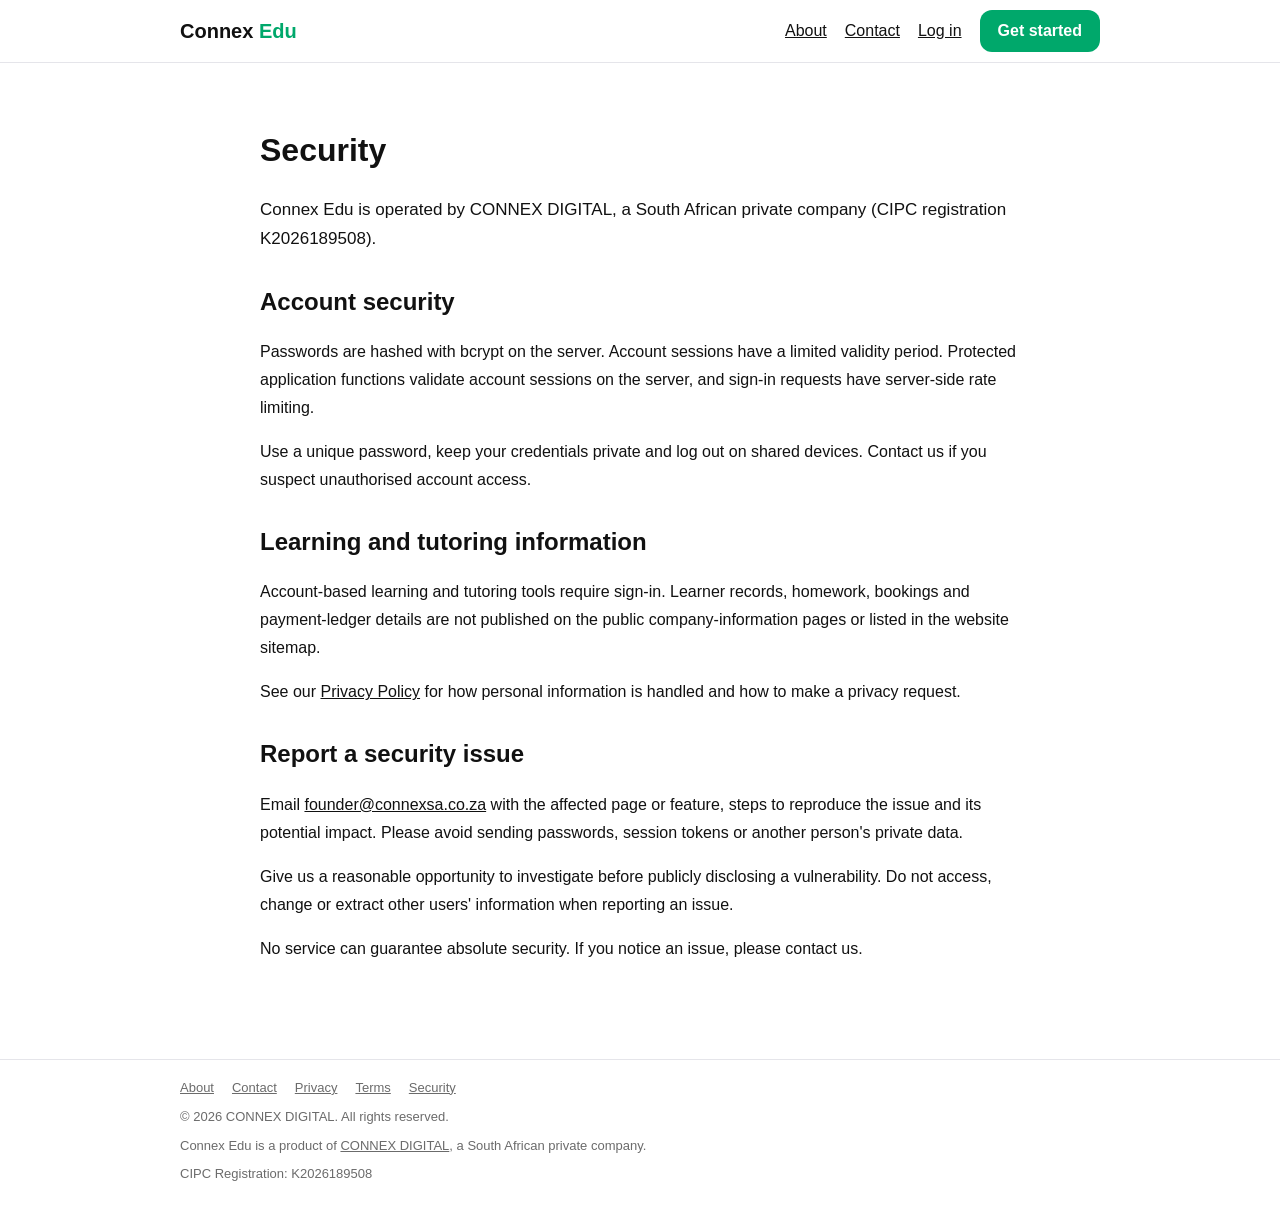
<file: security.html>
<!doctype html>
<html lang="en-ZA"><head><meta charSet="UTF-8"/><meta name="viewport" content="width=device-width, initial-scale=1.0"/><link rel="icon" type="image/svg+xml" href="/favicon.svg"/><title data-public-seo="true">Security | Connex Edu by CONNEX DIGITAL</title><meta data-public-seo="true" name="description" content="Connex Edu account security, safe use and responsible vulnerability reporting. Contact CONNEX DIGITAL at founder@connexsa.co.za."/><meta data-public-seo="true" name="robots" content="index, follow"/><link data-public-seo="true" rel="canonical" href="https://connexsa.co.za/security"/><meta data-public-seo="true" property="og:type" content="website"/><meta data-public-seo="true" property="og:site_name" content="CONNEX"/><meta data-public-seo="true" property="og:locale" content="en_ZA"/><meta data-public-seo="true" property="og:title" content="Security | Connex Edu by CONNEX DIGITAL"/><meta data-public-seo="true" property="og:description" content="Connex Edu account security, safe use and responsible vulnerability reporting. Contact CONNEX DIGITAL at founder@connexsa.co.za."/><meta data-public-seo="true" property="og:url" content="https://connexsa.co.za/security"/><meta data-public-seo="true" property="og:image" content="https://connexsa.co.za/connex-logo.svg"/><meta data-public-seo="true" property="og:image:alt" content="CONNEX logo"/><meta data-public-seo="true" name="twitter:card" content="summary"/><meta data-public-seo="true" name="twitter:title" content="Security | Connex Edu by CONNEX DIGITAL"/><meta data-public-seo="true" name="twitter:description" content="Connex Edu account security, safe use and responsible vulnerability reporting. Contact CONNEX DIGITAL at founder@connexsa.co.za."/><script data-public-seo="true" type="application/ld+json">{"@context":"https://schema.org","@graph":[{"@type":"Organization","@id":"https://connexsa.co.za/#organization","name":"CONNEX DIGITAL","legalName":"CONNEX DIGITAL","url":"https://connexsa.co.za","email":"founder@connexsa.co.za","foundingDate":"2026-03-09","identifier":{"@type":"PropertyValue","propertyID":"CIPC registration number","value":"K2026189508"},"address":{"@type":"PostalAddress","addressCountry":"ZA"},"logo":"https://connexsa.co.za/connex-logo.svg","brand":{"@id":"https://connexsa.co.za/#brand"}},{"@type":"Brand","@id":"https://connexsa.co.za/#brand","name":"CONNEX"},{"@type":"WebApplication","@id":"https://connexsa.co.za/#connex-edu","name":"Connex Edu","url":"https://connexsa.co.za","applicationCategory":"EducationalApplication","operatingSystem":"Web browser","publisher":{"@id":"https://connexsa.co.za/#organization"},"description":"Connex Edu brings study resources, tutor connections, lesson bookings, homework and payment tracking together for South African learners and tutors. Operated by CONNEX DIGITAL."},{"@type":"WebSite","@id":"https://connexsa.co.za/#website","name":"Connex Edu","url":"https://connexsa.co.za","publisher":{"@id":"https://connexsa.co.za/#organization"},"about":{"@id":"https://connexsa.co.za/#connex-edu"}},{"@type":"WebPage","@id":"https://connexsa.co.za/security#webpage","url":"https://connexsa.co.za/security","name":"Security | Connex Edu by CONNEX DIGITAL","description":"Connex Edu account security, safe use and responsible vulnerability reporting. Contact CONNEX DIGITAL at founder@connexsa.co.za.","isPartOf":{"@id":"https://connexsa.co.za/#website"},"about":{"@id":"https://connexsa.co.za/#connex-edu"},"publisher":{"@id":"https://connexsa.co.za/#organization"}}]}</script><link rel="stylesheet" href="/assets/index-DKEYpRP7.css"/></head><body><div id="root"><div class="site-shell"><a class="skip-link" href="#main">Skip to content</a><header class="site-header"><div class="container header-inner"><a href="/" class="wordmark" aria-label="Connex Edu home">Connex <span>Edu</span></a><nav class="header-nav" aria-label="Main navigation"><a href="/about">About</a><a href="/contact">Contact</a><a href="/#/login">Log in</a><a href="/#/register" class="btn btn-primary">Get started</a></nav></div></header><main id="main" tabindex="-1"><article class="container public-content"><h1>Security</h1><p class="public-lead">Connex Edu is operated by CONNEX DIGITAL, a South African private company (CIPC registration K2026189508).</p><section aria-labelledby="account-security"><h2 id="account-security">Account security</h2><p>Passwords are hashed with bcrypt on the server. Account sessions have a limited validity period. Protected application functions validate account sessions on the server, and sign-in requests have server-side rate limiting.</p><p>Use a unique password, keep your credentials private and log out on shared devices. Contact us if you suspect unauthorised account access.</p></section><section aria-labelledby="private-information"><h2 id="private-information">Learning and tutoring information</h2><p>Account-based learning and tutoring tools require sign-in. Learner records, homework, bookings and payment-ledger details are not published on the public company-information pages or listed in the website sitemap.</p><p>See our <a href="/privacy">Privacy Policy</a> for how personal information is handled and how to make a privacy request.</p></section><section aria-labelledby="responsible-disclosure"><h2 id="responsible-disclosure">Report a security issue</h2><p>Email <!--email_off--><a href="mailto:founder@connexsa.co.za?subject=Security%20vulnerability%20report">founder@connexsa.co.za</a><!--/email_off--> with the affected page or feature, steps to reproduce the issue and its potential impact. Please avoid sending passwords, session tokens or another person&#x27;s private data.</p><p>Give us a reasonable opportunity to investigate before publicly disclosing a vulnerability. Do not access, change or extract other users&#x27; information when reporting an issue.</p></section><p>No service can guarantee absolute security. If you notice an issue, please contact us.</p></article></main><footer class="site-footer"><div class="container secondary"><nav class="footer-links" aria-label="Company and policies"><a href="/about">About</a><a href="/contact">Contact</a><a href="/privacy">Privacy</a><a href="/terms">Terms</a><a href="/security">Security</a></nav><p>© 2026 CONNEX DIGITAL. All rights reserved.</p><p>Connex Edu is a product of <a href="/about">CONNEX DIGITAL</a>, a South African private company.</p><p>CIPC Registration: K2026189508</p></div></footer></div></div><script type="module" crossorigin="anonymous" src="/assets/index-x2j_PAFM.js"></script></body></html>
</file>
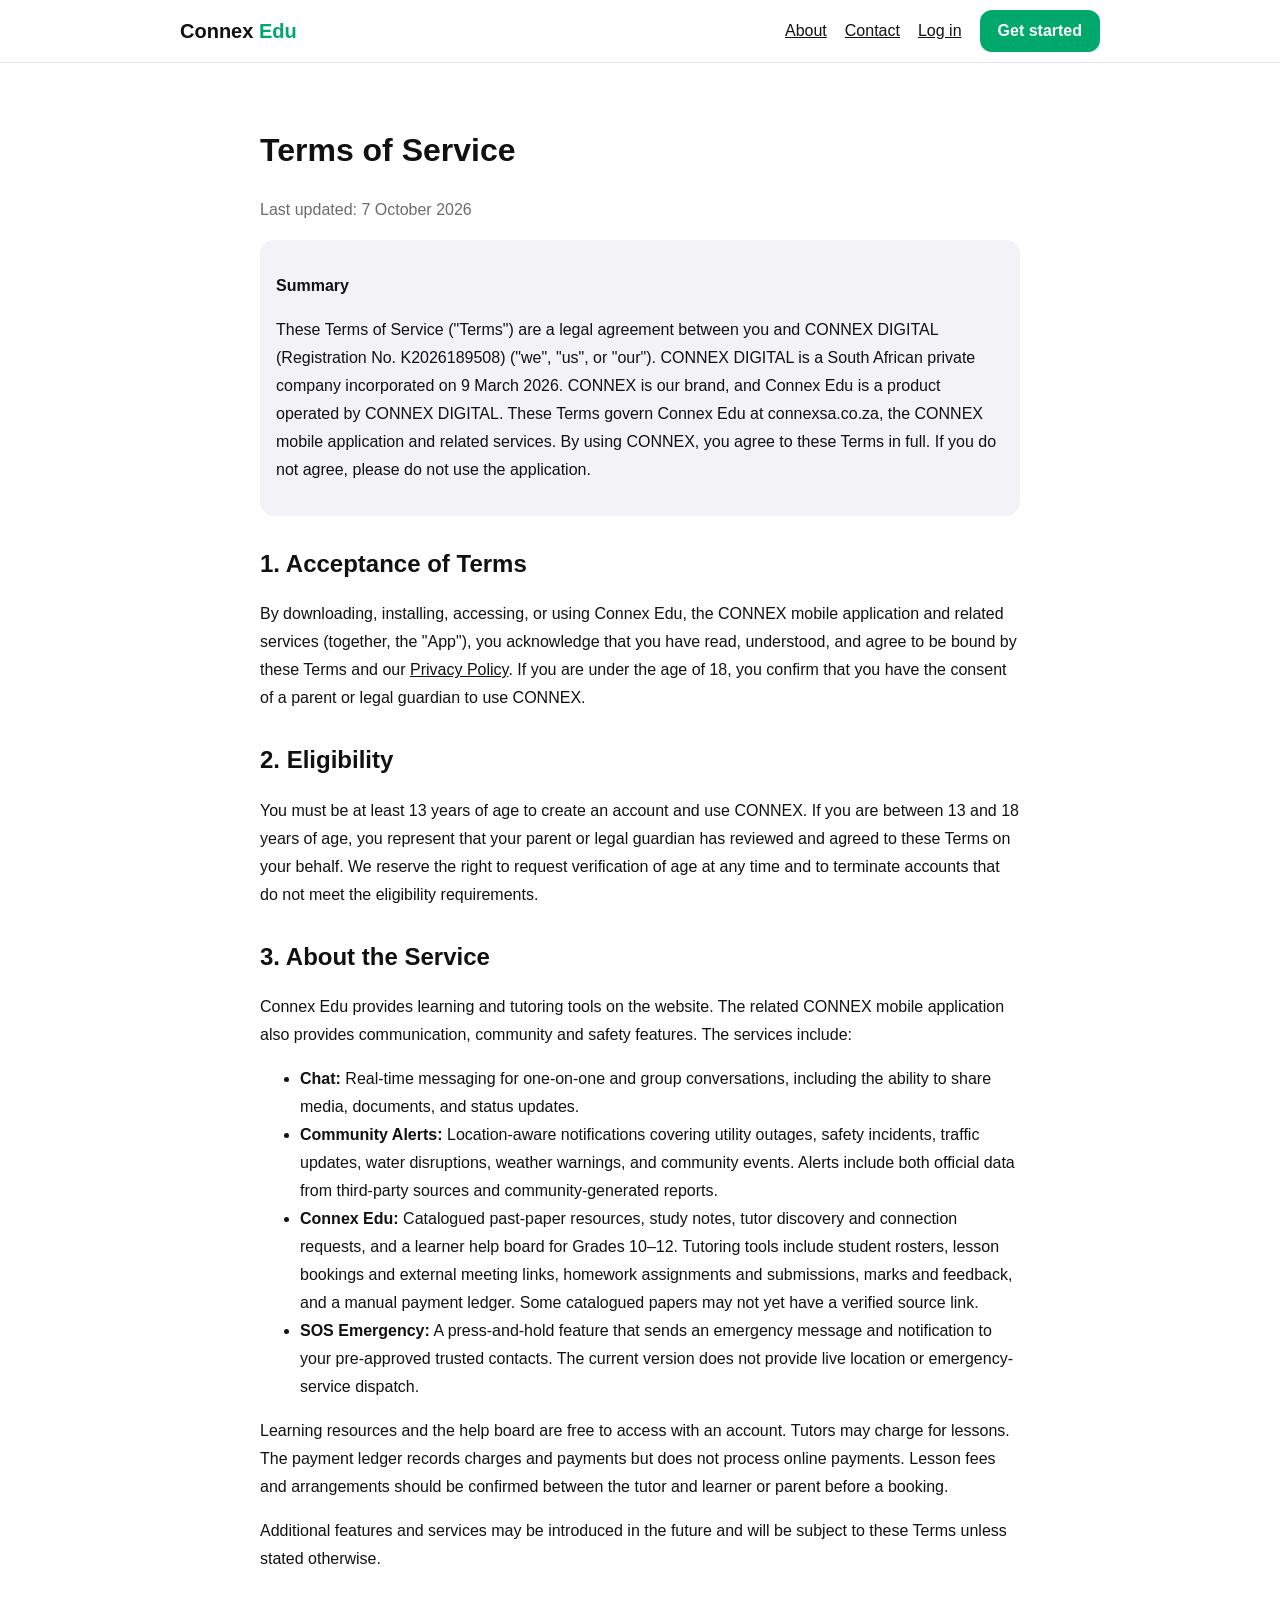
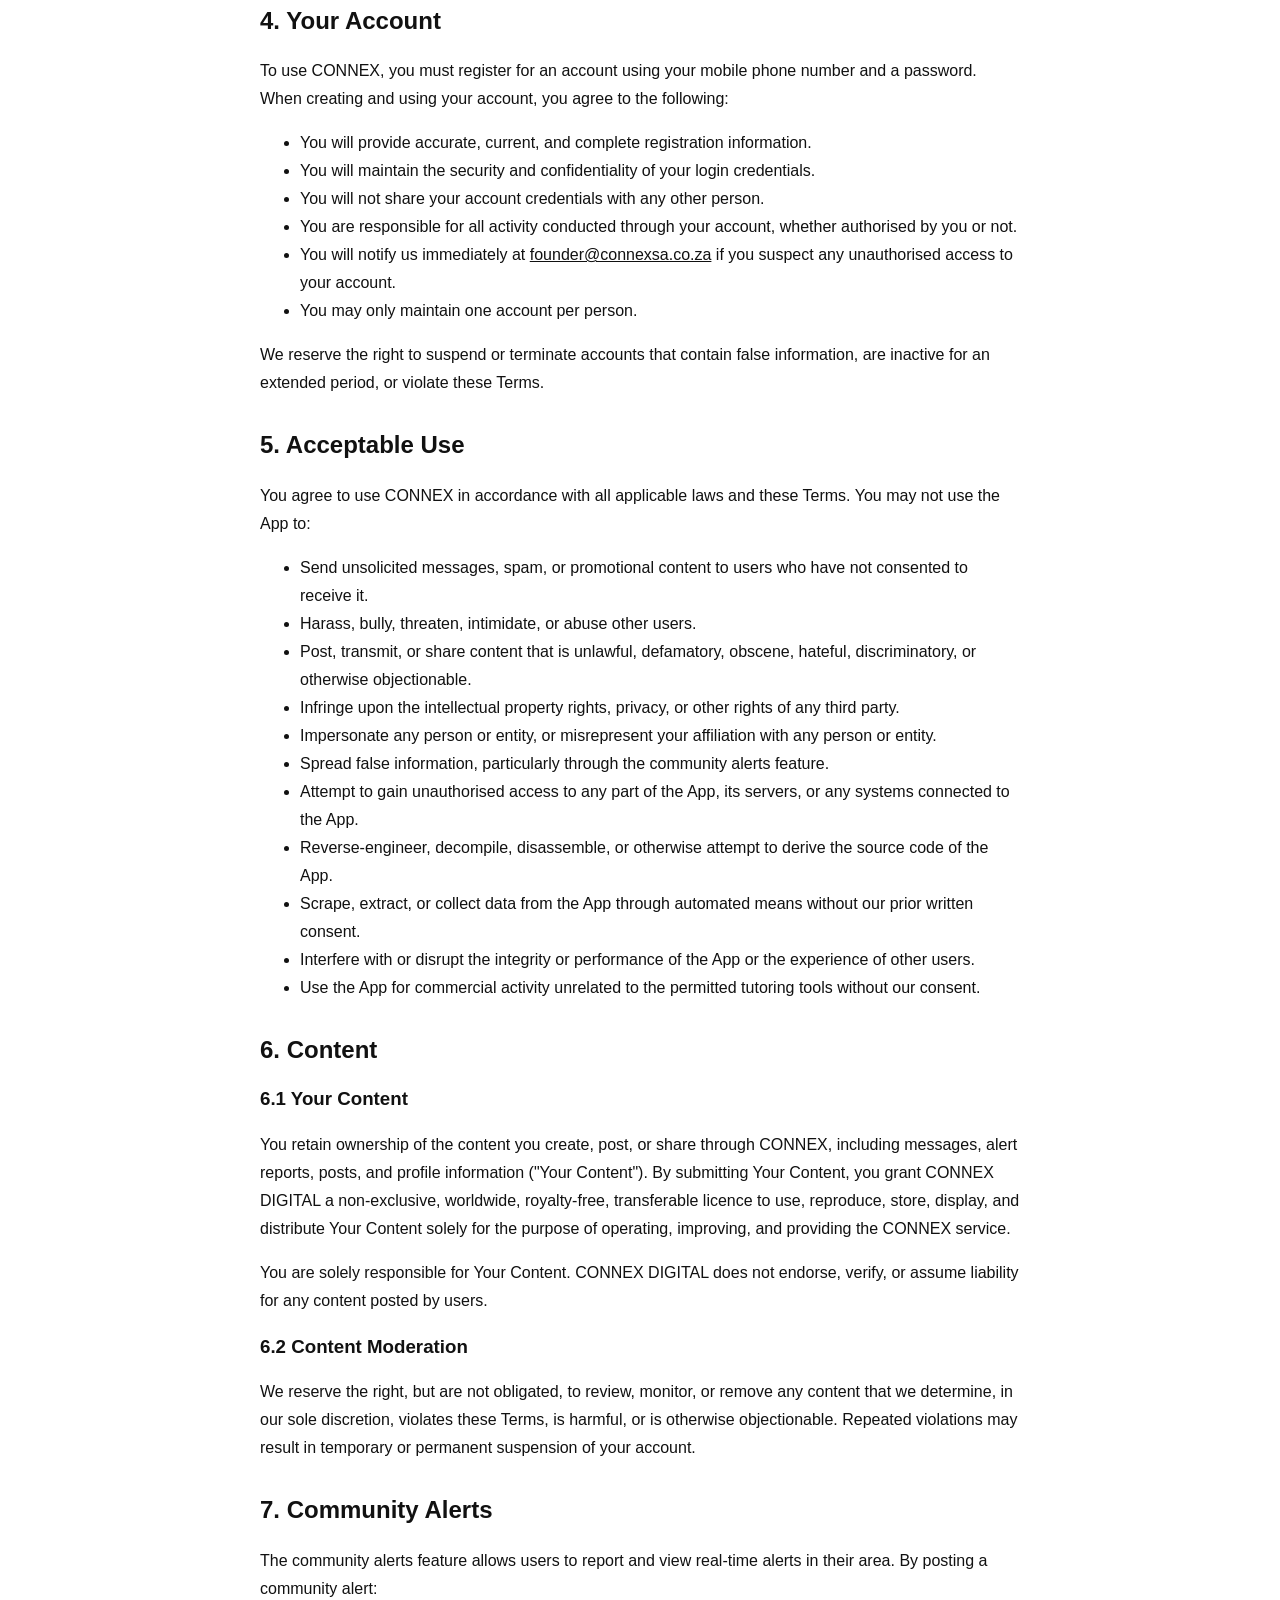
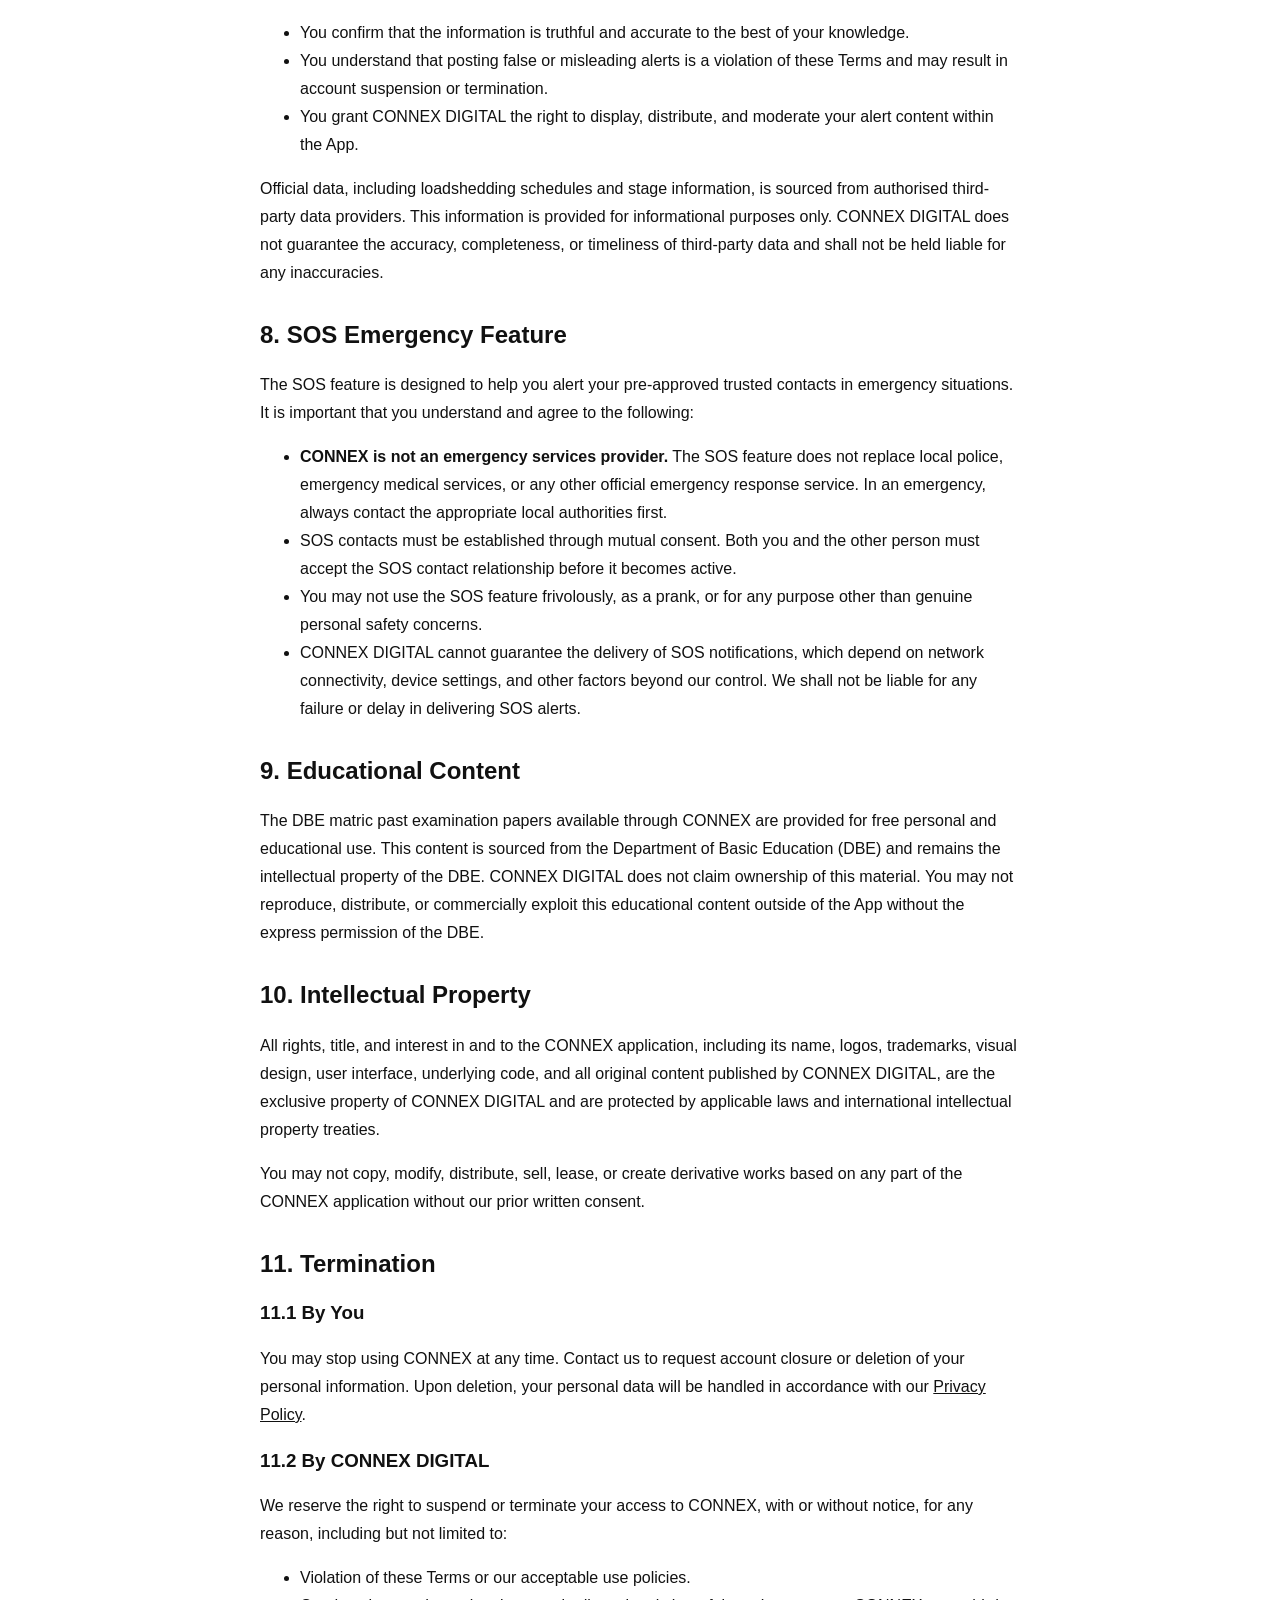
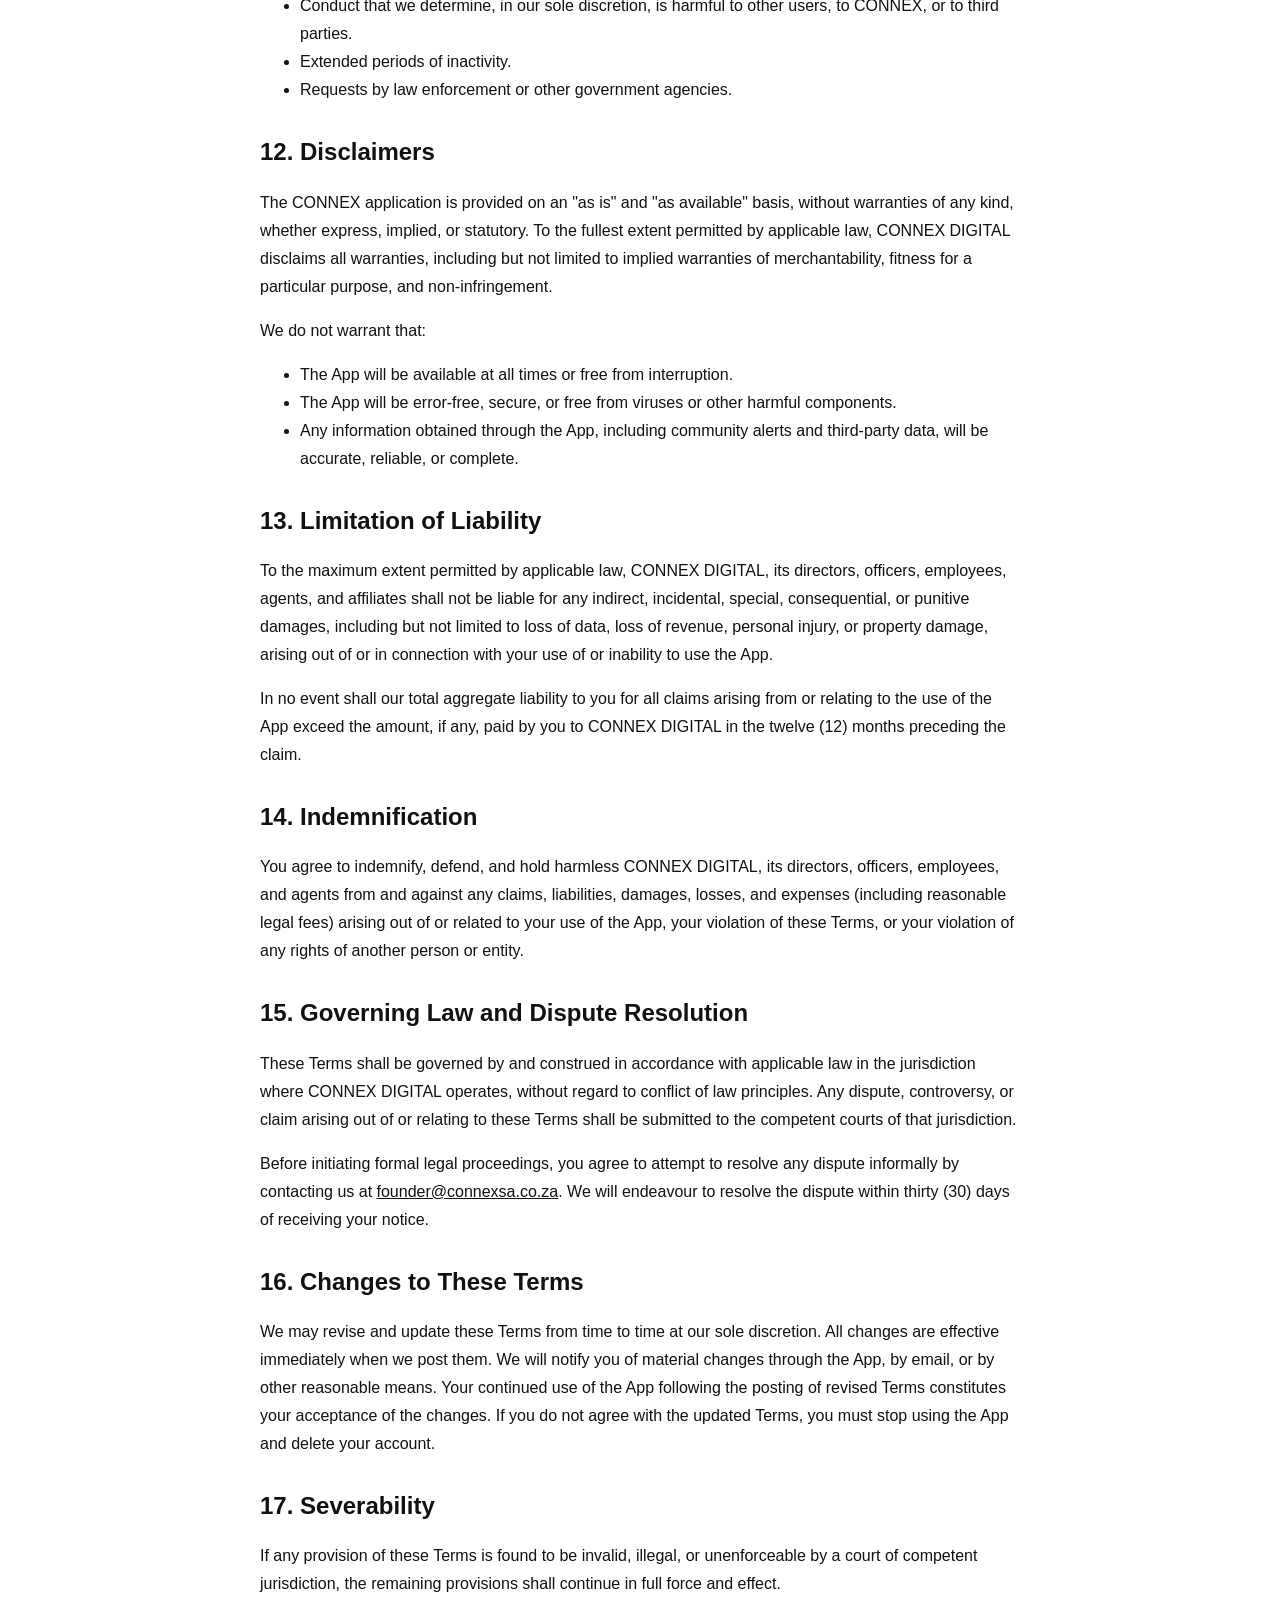
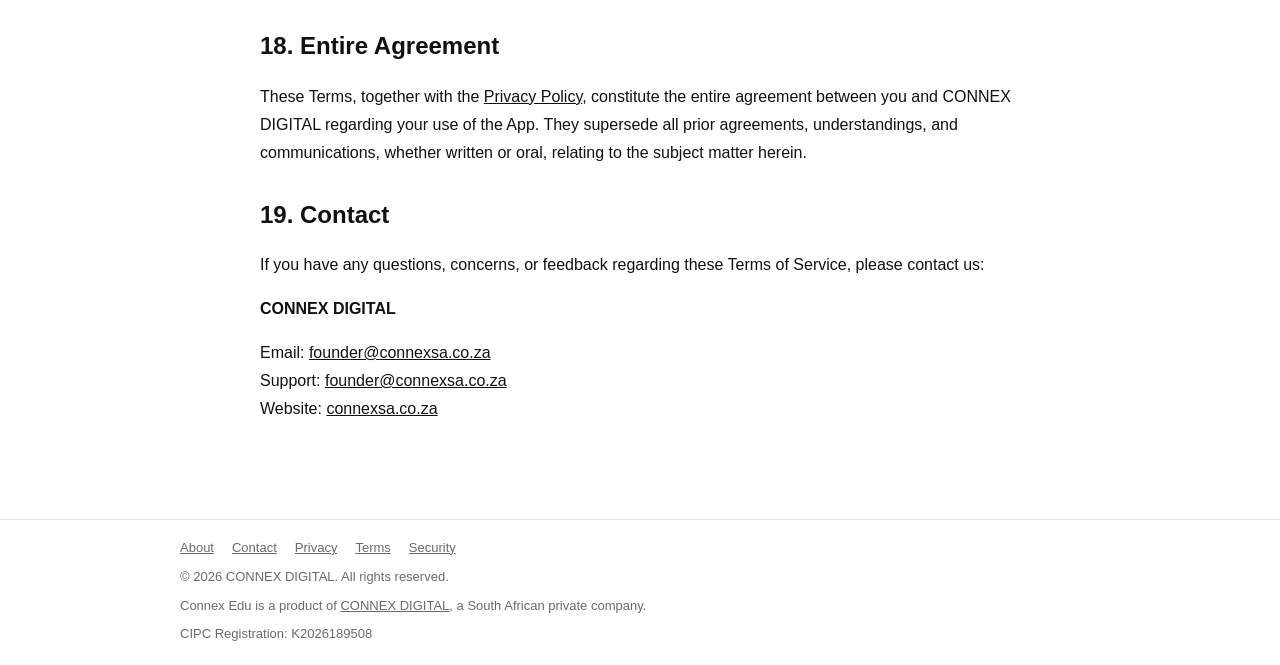
<file: terms.html>
<!doctype html>
<html lang="en-ZA"><head><meta charSet="UTF-8"/><meta name="viewport" content="width=device-width, initial-scale=1.0"/><link rel="icon" type="image/svg+xml" href="/favicon.svg"/><title data-public-seo="true">Terms of Service | Connex Edu by CONNEX DIGITAL</title><meta data-public-seo="true" name="description" content="Terms for using Connex Edu and related CONNEX services, operated by CONNEX DIGITAL: accounts, learning resources, tutoring and acceptable use."/><meta data-public-seo="true" name="robots" content="index, follow"/><link data-public-seo="true" rel="canonical" href="https://connexsa.co.za/terms"/><meta data-public-seo="true" property="og:type" content="website"/><meta data-public-seo="true" property="og:site_name" content="CONNEX"/><meta data-public-seo="true" property="og:locale" content="en_ZA"/><meta data-public-seo="true" property="og:title" content="Terms of Service | Connex Edu by CONNEX DIGITAL"/><meta data-public-seo="true" property="og:description" content="Terms for using Connex Edu and related CONNEX services, operated by CONNEX DIGITAL: accounts, learning resources, tutoring and acceptable use."/><meta data-public-seo="true" property="og:url" content="https://connexsa.co.za/terms"/><meta data-public-seo="true" property="og:image" content="https://connexsa.co.za/connex-logo.svg"/><meta data-public-seo="true" property="og:image:alt" content="CONNEX logo"/><meta data-public-seo="true" name="twitter:card" content="summary"/><meta data-public-seo="true" name="twitter:title" content="Terms of Service | Connex Edu by CONNEX DIGITAL"/><meta data-public-seo="true" name="twitter:description" content="Terms for using Connex Edu and related CONNEX services, operated by CONNEX DIGITAL: accounts, learning resources, tutoring and acceptable use."/><script data-public-seo="true" type="application/ld+json">{"@context":"https://schema.org","@graph":[{"@type":"Organization","@id":"https://connexsa.co.za/#organization","name":"CONNEX DIGITAL","legalName":"CONNEX DIGITAL","url":"https://connexsa.co.za","email":"founder@connexsa.co.za","foundingDate":"2026-03-09","identifier":{"@type":"PropertyValue","propertyID":"CIPC registration number","value":"K2026189508"},"address":{"@type":"PostalAddress","addressCountry":"ZA"},"logo":"https://connexsa.co.za/connex-logo.svg","brand":{"@id":"https://connexsa.co.za/#brand"}},{"@type":"Brand","@id":"https://connexsa.co.za/#brand","name":"CONNEX"},{"@type":"WebApplication","@id":"https://connexsa.co.za/#connex-edu","name":"Connex Edu","url":"https://connexsa.co.za","applicationCategory":"EducationalApplication","operatingSystem":"Web browser","publisher":{"@id":"https://connexsa.co.za/#organization"},"description":"Connex Edu brings study resources, tutor connections, lesson bookings, homework and payment tracking together for South African learners and tutors. Operated by CONNEX DIGITAL."},{"@type":"WebSite","@id":"https://connexsa.co.za/#website","name":"Connex Edu","url":"https://connexsa.co.za","publisher":{"@id":"https://connexsa.co.za/#organization"},"about":{"@id":"https://connexsa.co.za/#connex-edu"}},{"@type":"WebPage","@id":"https://connexsa.co.za/terms#webpage","url":"https://connexsa.co.za/terms","name":"Terms of Service | Connex Edu by CONNEX DIGITAL","description":"Terms for using Connex Edu and related CONNEX services, operated by CONNEX DIGITAL: accounts, learning resources, tutoring and acceptable use.","isPartOf":{"@id":"https://connexsa.co.za/#website"},"about":{"@id":"https://connexsa.co.za/#connex-edu"},"publisher":{"@id":"https://connexsa.co.za/#organization"}}]}</script><link rel="stylesheet" href="/assets/index-DKEYpRP7.css"/></head><body><div id="root"><div class="site-shell"><a class="skip-link" href="#main">Skip to content</a><header class="site-header"><div class="container header-inner"><a href="/" class="wordmark" aria-label="Connex Edu home">Connex <span>Edu</span></a><nav class="header-nav" aria-label="Main navigation"><a href="/about">About</a><a href="/contact">Contact</a><a href="/#/login">Log in</a><a href="/#/register" class="btn btn-primary">Get started</a></nav></div></header><main id="main" tabindex="-1"><article class="container public-content legal-content"><h1>Terms of Service</h1><p class="secondary">Last updated: <time dateTime="2026-10-07">7 October 2026</time></p><div class="legal-summary"><p class="legal-summary__title">Summary</p><p>These Terms of Service (&quot;Terms&quot;) are a legal agreement between you and CONNEX DIGITAL (Registration No. K2026189508) (&quot;we&quot;, &quot;us&quot;, or &quot;our&quot;). CONNEX DIGITAL is a South African private company incorporated on 9 March 2026. CONNEX is our brand, and Connex Edu is a product operated by CONNEX DIGITAL. These Terms govern Connex Edu at connexsa.co.za, the CONNEX mobile application and related services. By using CONNEX, you agree to these Terms in full. If you do not agree, please do not use the application.</p></div><h2>1. Acceptance of Terms</h2><p>By downloading, installing, accessing, or using Connex Edu, the CONNEX mobile application and related services (together, the &quot;App&quot;), you acknowledge that you have read, understood, and agree to be bound by these Terms and our <a href="/privacy">Privacy Policy</a>. If you are under the age of 18, you confirm that you have the consent of a parent or legal guardian to use CONNEX.</p><h2>2. Eligibility</h2><p>You must be at least 13 years of age to create an account and use CONNEX. If you are between 13 and 18 years of age, you represent that your parent or legal guardian has reviewed and agreed to these Terms on your behalf. We reserve the right to request verification of age at any time and to terminate accounts that do not meet the eligibility requirements.</p><h2>3. About the Service</h2><p>Connex Edu provides learning and tutoring tools on the website. The related CONNEX mobile application also provides communication, community and safety features. The services include:</p><ul><li><strong>Chat:</strong> Real-time messaging for one-on-one and group conversations, including the ability to share media, documents, and status updates.</li><li><strong>Community Alerts:</strong> Location-aware notifications covering utility outages, safety incidents, traffic updates, water disruptions, weather warnings, and community events. Alerts include both official data from third-party sources and community-generated reports.</li><li><strong>Connex Edu:</strong> Catalogued past-paper resources, study notes, tutor discovery and connection requests, and a learner help board for Grades 10–12. Tutoring tools include student rosters, lesson bookings and external meeting links, homework assignments and submissions, marks and feedback, and a manual payment ledger. Some catalogued papers may not yet have a verified source link.</li><li><strong>SOS Emergency:</strong> A press-and-hold feature that sends an emergency message and notification to your pre-approved trusted contacts. The current version does not provide live location or emergency-service dispatch.</li></ul><p>Learning resources and the help board are free to access with an account. Tutors may charge for lessons. The payment ledger records charges and payments but does not process online payments. Lesson fees and arrangements should be confirmed between the tutor and learner or parent before a booking.</p><p>Additional features and services may be introduced in the future and will be subject to these Terms unless stated otherwise.</p><h2>4. Your Account</h2><p>To use CONNEX, you must register for an account using your mobile phone number and a password. When creating and using your account, you agree to the following:</p><ul><li>You will provide accurate, current, and complete registration information.</li><li>You will maintain the security and confidentiality of your login credentials.</li><li>You will not share your account credentials with any other person.</li><li>You are responsible for all activity conducted through your account, whether authorised by you or not.</li><li>You will notify us immediately at <!--email_off--><a href="mailto:founder@connexsa.co.za">founder@connexsa.co.za</a><!--/email_off--> if you suspect any unauthorised access to your account.</li><li>You may only maintain one account per person.</li></ul><p>We reserve the right to suspend or terminate accounts that contain false information, are inactive for an extended period, or violate these Terms.</p><h2>5. Acceptable Use</h2><p>You agree to use CONNEX in accordance with all applicable laws and these Terms. You may not use the App to:</p><ul><li>Send unsolicited messages, spam, or promotional content to users who have not consented to receive it.</li><li>Harass, bully, threaten, intimidate, or abuse other users.</li><li>Post, transmit, or share content that is unlawful, defamatory, obscene, hateful, discriminatory, or otherwise objectionable.</li><li>Infringe upon the intellectual property rights, privacy, or other rights of any third party.</li><li>Impersonate any person or entity, or misrepresent your affiliation with any person or entity.</li><li>Spread false information, particularly through the community alerts feature.</li><li>Attempt to gain unauthorised access to any part of the App, its servers, or any systems connected to the App.</li><li>Reverse-engineer, decompile, disassemble, or otherwise attempt to derive the source code of the App.</li><li>Scrape, extract, or collect data from the App through automated means without our prior written consent.</li><li>Interfere with or disrupt the integrity or performance of the App or the experience of other users.</li><li>Use the App for commercial activity unrelated to the permitted tutoring tools without our consent.</li></ul><h2>6. Content</h2><h3>6.1 Your Content</h3><p>You retain ownership of the content you create, post, or share through CONNEX, including messages, alert reports, posts, and profile information (&quot;Your Content&quot;). By submitting Your Content, you grant CONNEX DIGITAL a non-exclusive, worldwide, royalty-free, transferable licence to use, reproduce, store, display, and distribute Your Content solely for the purpose of operating, improving, and providing the CONNEX service.</p><p>You are solely responsible for Your Content. CONNEX DIGITAL does not endorse, verify, or assume liability for any content posted by users.</p><h3>6.2 Content Moderation</h3><p>We reserve the right, but are not obligated, to review, monitor, or remove any content that we determine, in our sole discretion, violates these Terms, is harmful, or is otherwise objectionable. Repeated violations may result in temporary or permanent suspension of your account.</p><h2>7. Community Alerts</h2><p>The community alerts feature allows users to report and view real-time alerts in their area. By posting a community alert:</p><ul><li>You confirm that the information is truthful and accurate to the best of your knowledge.</li><li>You understand that posting false or misleading alerts is a violation of these Terms and may result in account suspension or termination.</li><li>You grant CONNEX DIGITAL the right to display, distribute, and moderate your alert content within the App.</li></ul><p>Official data, including loadshedding schedules and stage information, is sourced from authorised third-party data providers. This information is provided for informational purposes only. CONNEX DIGITAL does not guarantee the accuracy, completeness, or timeliness of third-party data and shall not be held liable for any inaccuracies.</p><h2>8. SOS Emergency Feature</h2><p>The SOS feature is designed to help you alert your pre-approved trusted contacts in emergency situations. It is important that you understand and agree to the following:</p><ul><li><strong>CONNEX is not an emergency services provider.</strong> The SOS feature does not replace local police, emergency medical services, or any other official emergency response service. In an emergency, always contact the appropriate local authorities first.</li><li>SOS contacts must be established through mutual consent. Both you and the other person must accept the SOS contact relationship before it becomes active.</li><li>You may not use the SOS feature frivolously, as a prank, or for any purpose other than genuine personal safety concerns.</li><li>CONNEX DIGITAL cannot guarantee the delivery of SOS notifications, which depend on network connectivity, device settings, and other factors beyond our control. We shall not be liable for any failure or delay in delivering SOS alerts.</li></ul><h2>9. Educational Content</h2><p>The DBE matric past examination papers available through CONNEX are provided for free personal and educational use. This content is sourced from the Department of Basic Education (DBE) and remains the intellectual property of the DBE. CONNEX DIGITAL does not claim ownership of this material. You may not reproduce, distribute, or commercially exploit this educational content outside of the App without the express permission of the DBE.</p><h2>10. Intellectual Property</h2><p>All rights, title, and interest in and to the CONNEX application, including its name, logos, trademarks, visual design, user interface, underlying code, and all original content published by CONNEX DIGITAL, are the exclusive property of CONNEX DIGITAL and are protected by applicable laws and international intellectual property treaties.</p><p>You may not copy, modify, distribute, sell, lease, or create derivative works based on any part of the CONNEX application without our prior written consent.</p><h2>11. Termination</h2><h3>11.1 By You</h3><p>You may stop using CONNEX at any time. Contact us to request account closure or deletion of your personal information. Upon deletion, your personal data will be handled in accordance with our <a href="/privacy">Privacy Policy</a>.</p><h3>11.2 By CONNEX DIGITAL</h3><p>We reserve the right to suspend or terminate your access to CONNEX, with or without notice, for any reason, including but not limited to:</p><ul><li>Violation of these Terms or our acceptable use policies.</li><li>Conduct that we determine, in our sole discretion, is harmful to other users, to CONNEX, or to third parties.</li><li>Extended periods of inactivity.</li><li>Requests by law enforcement or other government agencies.</li></ul><h2>12. Disclaimers</h2><p>The CONNEX application is provided on an &quot;as is&quot; and &quot;as available&quot; basis, without warranties of any kind, whether express, implied, or statutory. To the fullest extent permitted by applicable law, CONNEX DIGITAL disclaims all warranties, including but not limited to implied warranties of merchantability, fitness for a particular purpose, and non-infringement.</p><p>We do not warrant that:</p><ul><li>The App will be available at all times or free from interruption.</li><li>The App will be error-free, secure, or free from viruses or other harmful components.</li><li>Any information obtained through the App, including community alerts and third-party data, will be accurate, reliable, or complete.</li></ul><h2>13. Limitation of Liability</h2><p>To the maximum extent permitted by applicable law, CONNEX DIGITAL, its directors, officers, employees, agents, and affiliates shall not be liable for any indirect, incidental, special, consequential, or punitive damages, including but not limited to loss of data, loss of revenue, personal injury, or property damage, arising out of or in connection with your use of or inability to use the App.</p><p>In no event shall our total aggregate liability to you for all claims arising from or relating to the use of the App exceed the amount, if any, paid by you to CONNEX DIGITAL in the twelve (12) months preceding the claim.</p><h2>14. Indemnification</h2><p>You agree to indemnify, defend, and hold harmless CONNEX DIGITAL, its directors, officers, employees, and agents from and against any claims, liabilities, damages, losses, and expenses (including reasonable legal fees) arising out of or related to your use of the App, your violation of these Terms, or your violation of any rights of another person or entity.</p><h2>15. Governing Law and Dispute Resolution</h2><p>These Terms shall be governed by and construed in accordance with applicable law in the jurisdiction where CONNEX DIGITAL operates, without regard to conflict of law principles. Any dispute, controversy, or claim arising out of or relating to these Terms shall be submitted to the competent courts of that jurisdiction.</p><p>Before initiating formal legal proceedings, you agree to attempt to resolve any dispute informally by contacting us at <!--email_off--><a href="mailto:founder@connexsa.co.za">founder@connexsa.co.za</a><!--/email_off-->. We will endeavour to resolve the dispute within thirty (30) days of receiving your notice.</p><h2>16. Changes to These Terms</h2><p>We may revise and update these Terms from time to time at our sole discretion. All changes are effective immediately when we post them. We will notify you of material changes through the App, by email, or by other reasonable means. Your continued use of the App following the posting of revised Terms constitutes your acceptance of the changes. If you do not agree with the updated Terms, you must stop using the App and delete your account.</p><h2>17. Severability</h2><p>If any provision of these Terms is found to be invalid, illegal, or unenforceable by a court of competent jurisdiction, the remaining provisions shall continue in full force and effect.</p><h2>18. Entire Agreement</h2><p>These Terms, together with the <a href="/privacy">Privacy Policy</a>, constitute the entire agreement between you and CONNEX DIGITAL regarding your use of the App. They supersede all prior agreements, understandings, and communications, whether written or oral, relating to the subject matter herein.</p><h2>19. Contact</h2><p>If you have any questions, concerns, or feedback regarding these Terms of Service, please contact us:</p><p><strong>CONNEX DIGITAL</strong></p><p>Email: <!--email_off--><a href="mailto:founder@connexsa.co.za">founder@connexsa.co.za</a><!--/email_off--><br/>Support: <!--email_off--><a href="mailto:founder@connexsa.co.za">founder@connexsa.co.za</a><!--/email_off--><br/>Website: <a href="https://connexsa.co.za">connexsa.co.za</a></p></article></main><footer class="site-footer"><div class="container secondary"><nav class="footer-links" aria-label="Company and policies"><a href="/about">About</a><a href="/contact">Contact</a><a href="/privacy">Privacy</a><a href="/terms">Terms</a><a href="/security">Security</a></nav><p>© 2026 CONNEX DIGITAL. All rights reserved.</p><p>Connex Edu is a product of <a href="/about">CONNEX DIGITAL</a>, a South African private company.</p><p>CIPC Registration: K2026189508</p></div></footer></div></div><script type="module" crossorigin="anonymous" src="/assets/index-x2j_PAFM.js"></script></body></html>
</file>
<file: assets/index-DKEYpRP7.css>
:root{--lightningcss-light:initial;--lightningcss-dark: ;color-scheme:light dark;--bg:#fff;--surface:#f2f2f7;--surface2:#e5e5ea;--text:#111;--text-secondary:#6b6b6b;--text-muted:#8e8e93;--border:#e5e5ea;--accent:#00a86b;--danger:#e74c3c;--warning:#e67e22;font-family:-apple-system,BlinkMacSystemFont,Segoe UI,Roboto,sans-serif}@media (prefers-color-scheme:dark){:root{--lightningcss-light: ;--lightningcss-dark:initial;--bg:#111;--surface:#1c1c1e;--surface2:#2c2c2e;--text:#fff;--text-secondary:#8e8e93;--text-muted:#6c6c6e;--border:#2c2c2e}}*{box-sizing:border-box}body{background:var(--bg);color:var(--text);margin:0}a{color:inherit}button,input,textarea,select{font-family:inherit;font-size:15px}.container{max-width:960px;margin:0 auto;padding:0 20px}.card{background:var(--surface);border:1px solid var(--border);border-radius:14px;padding:16px}.btn{cursor:pointer;border:none;border-radius:12px;justify-content:center;align-items:center;gap:8px;padding:12px 18px;font-weight:800;display:inline-flex}.btn-primary{background:var(--accent);color:#fff}.btn-secondary{background:var(--surface);color:var(--text);border:1px solid var(--border)}.btn:disabled{opacity:.6;cursor:not-allowed}.btn{text-decoration:none}.input{border:1px solid var(--border);background:var(--bg);width:100%;color:var(--text);border-radius:10px;padding:12px 13px}.chip{border:1px solid var(--border);color:var(--text-secondary);cursor:pointer;background:0 0;border-radius:15px;align-items:center;padding:8px 13px;font-weight:800;display:inline-flex}.chip.active{background:var(--accent);border-color:var(--accent);color:#fff}.label{color:var(--text-secondary);margin:18px 0 8px;font-weight:800;display:block}.row{flex-wrap:wrap;gap:10px;display:flex}.center{text-align:center}.muted{color:var(--text-muted)}.secondary{color:var(--text-secondary)}.site-shell{flex-direction:column;min-height:100vh;display:flex}.site-shell>main{flex:1}.site-header{border-bottom:1px solid var(--border);background:var(--bg);z-index:10;position:sticky;top:0}.header-inner{justify-content:space-between;align-items:center;gap:16px;min-height:60px;padding-top:10px;padding-bottom:10px;display:flex}.wordmark{white-space:nowrap;font-size:20px;font-weight:900;text-decoration:none}.wordmark span{color:var(--accent)}.header-nav,.footer-links{flex-wrap:wrap;align-items:center;gap:18px;display:flex}.site-footer{border-top:1px solid var(--border);margin-top:40px;padding:20px 0;font-size:13px}.site-footer p{margin:8px 0 0;line-height:1.6}.site-footer .footer-links{margin-bottom:12px}.public-content{overflow-wrap:anywhere;max-width:800px;padding-top:40px;padding-bottom:40px;line-height:1.75}.public-content h1{font-size:32px;font-weight:900;line-height:1.25}.public-content h2{margin-top:32px;line-height:1.35}.public-content h3{line-height:1.4}.public-lead{font-size:17px;line-height:1.7}.landing-hero{text-align:center;max-width:640px;padding-top:70px;padding-bottom:30px}.landing-hero h1{font-size:38px;font-weight:900;line-height:1.2}.landing-hero .public-lead{font-size:18px}.feature-grid{grid-template-columns:repeat(3,minmax(0,1fr));gap:16px;display:grid}.feature-grid h3{margin-top:0;font-size:18px}.company-information{border:1px solid var(--border);background:var(--surface);border-radius:14px;grid-template-columns:minmax(130px,1fr) minmax(0,2fr);gap:10px 20px;padding:20px;display:grid}.company-information dt{font-weight:700}.company-information dd{margin:0}.contact-email{color:var(--accent);font-weight:700}.contact-form{gap:16px;max-width:600px;display:grid}.contact-form label{gap:6px;font-weight:700;display:grid}.contact-form button{justify-self:start}.legal-summary{background:var(--surface);border-radius:14px;padding:16px}.legal-summary__title{font-weight:800}:focus-visible{outline:3px solid var(--accent);outline-offset:4px}.skip-link{z-index:100;background:var(--bg);color:var(--text);padding:12px;position:fixed;top:-100px;left:12px}.skip-link:focus{top:12px}@media (width<=640px){.header-inner{flex-direction:column;align-items:flex-start;gap:10px}.header-nav{gap:14px;width:100%;font-size:14px}.header-nav .btn{padding:9px 12px}.feature-grid{grid-template-columns:1fr}.company-information{grid-template-columns:1fr;gap:4px}.company-information dd{margin-bottom:12px}.company-information dd:last-child{margin-bottom:0}.landing-hero{padding-top:40px}.landing-hero h1{font-size:30px}}
</file>
